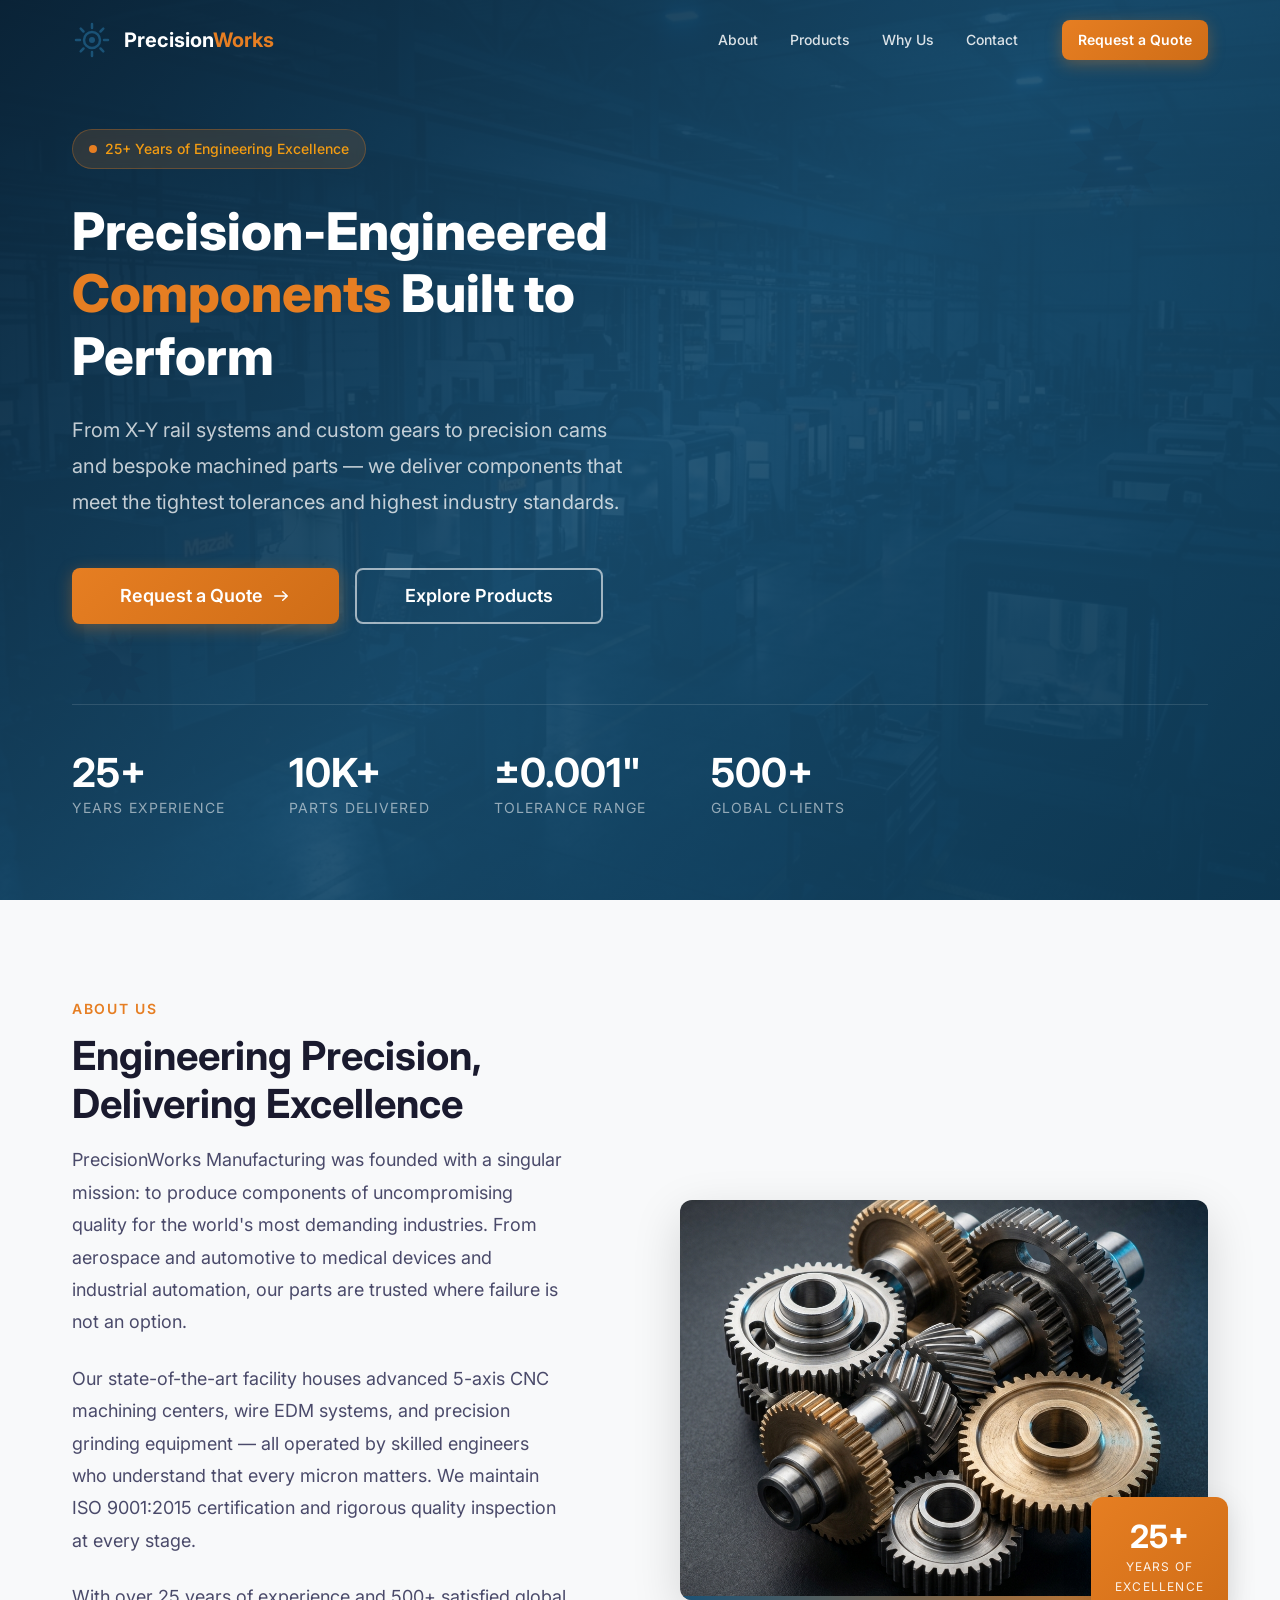
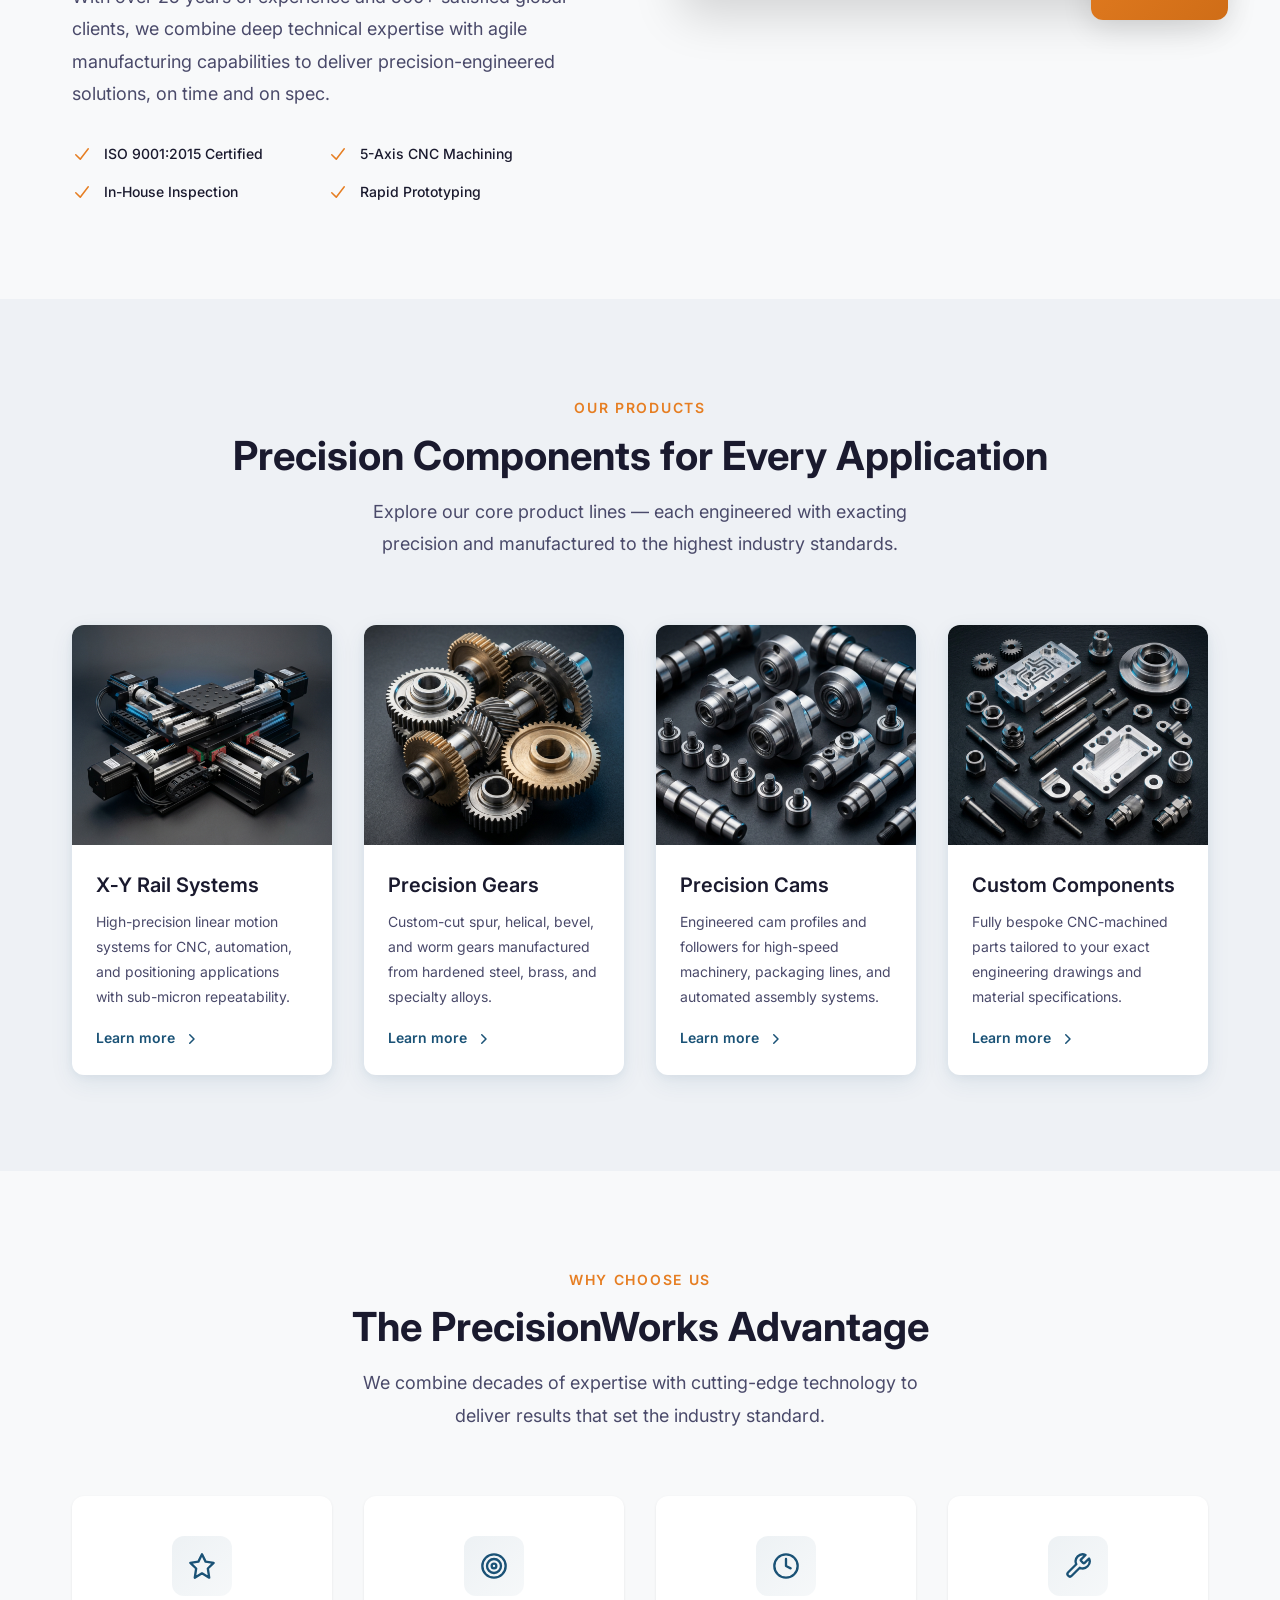
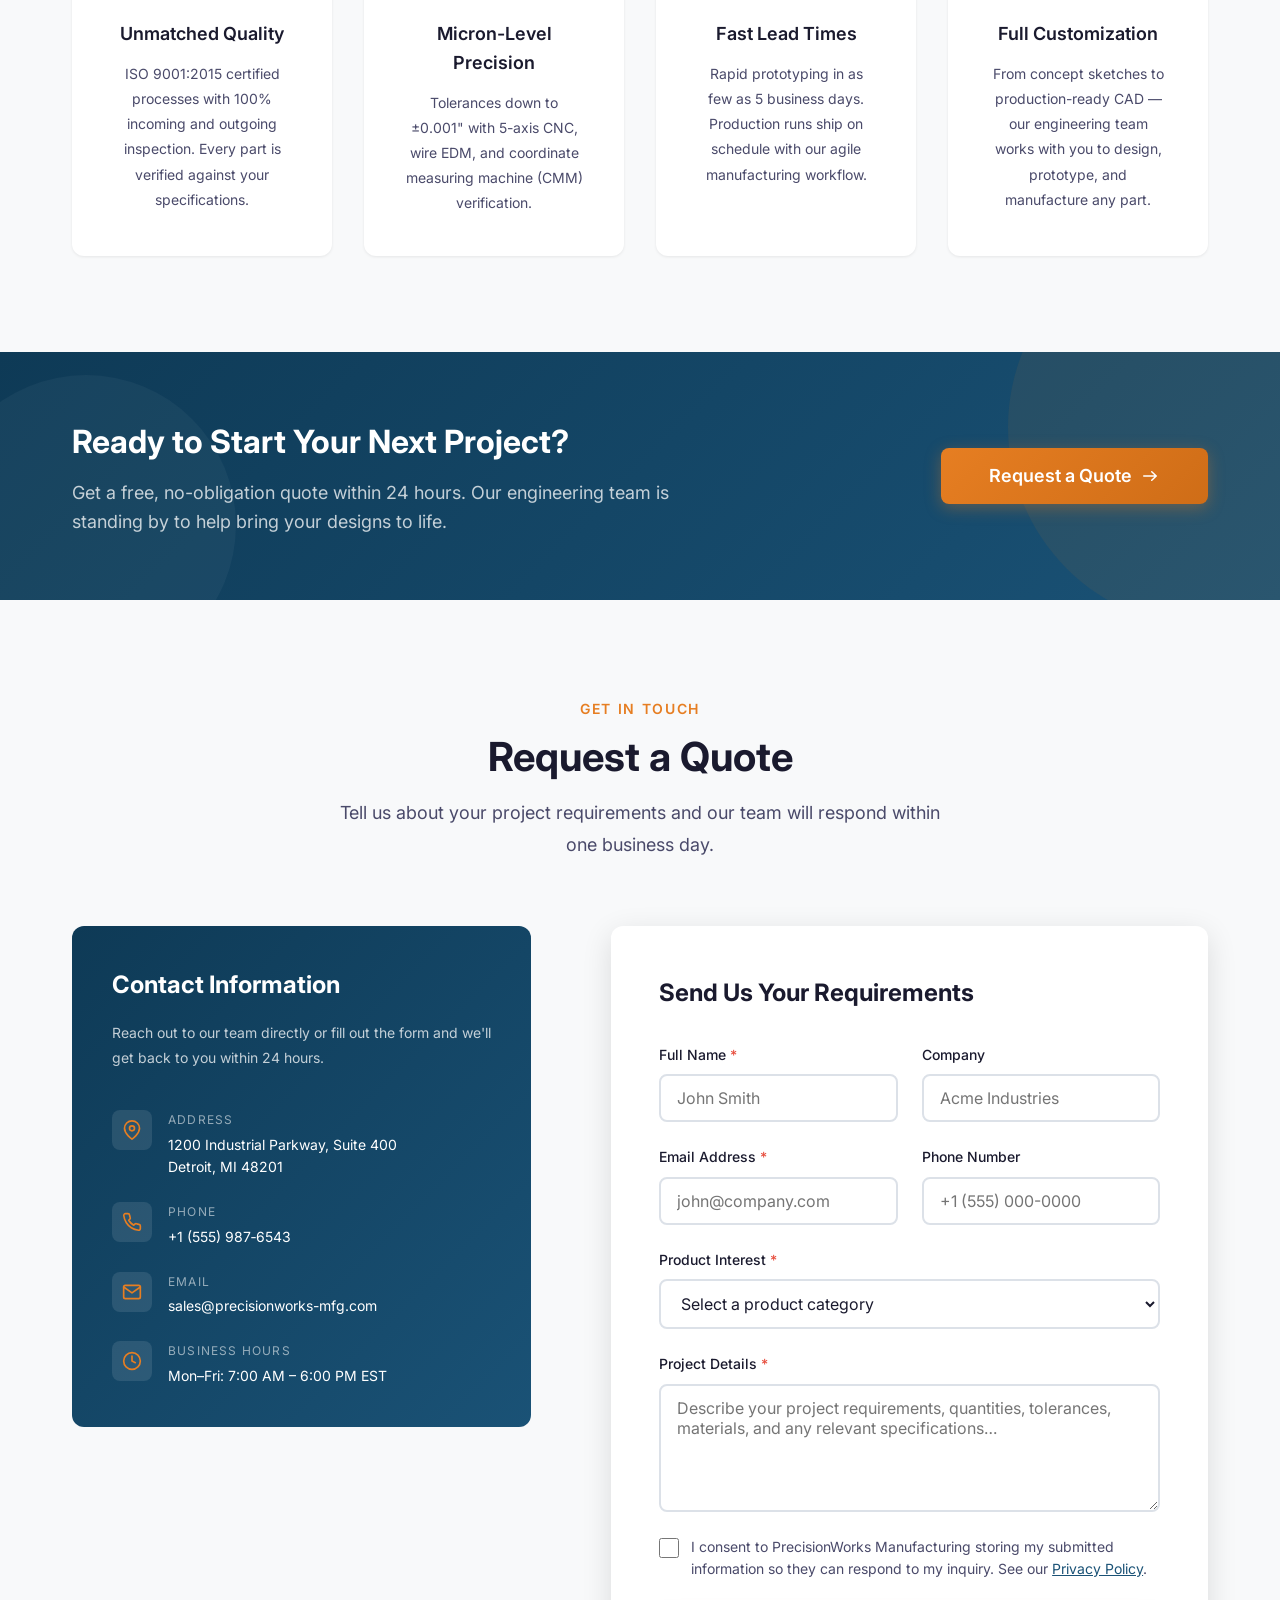
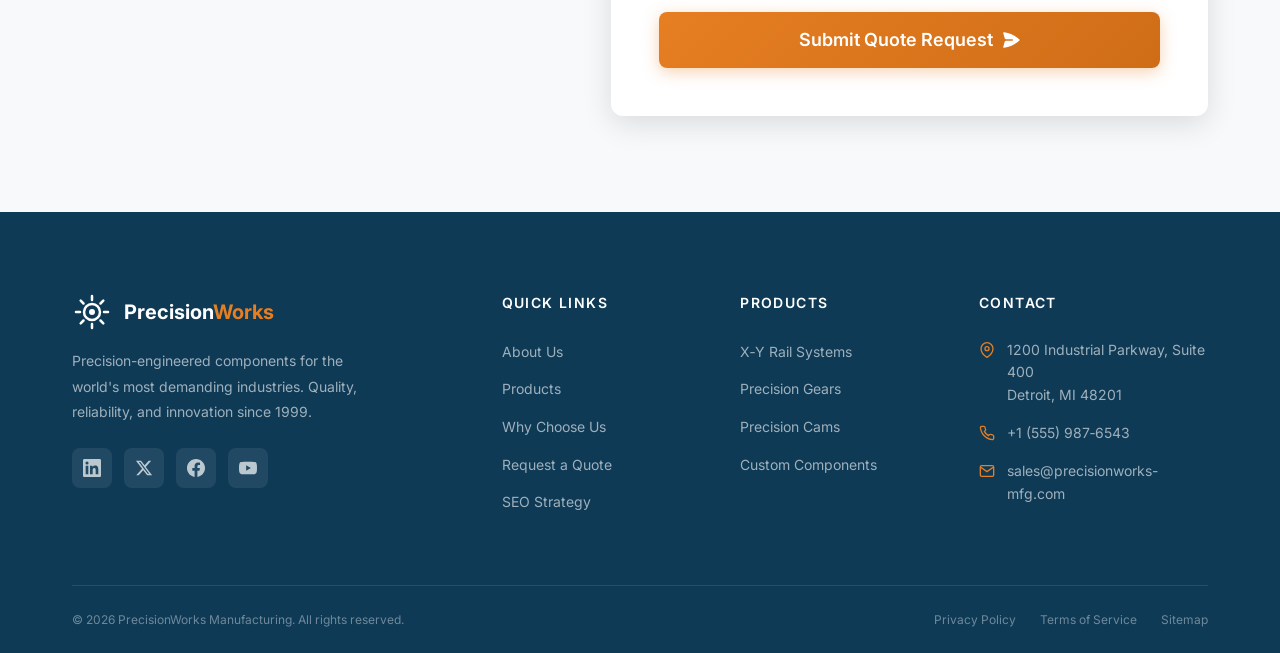
<file: index.html>
<!DOCTYPE html>
<html lang="en">
<head>
  <!-- ========== META ========== -->
  <meta charset="UTF-8">
  <meta name="viewport" content="width=device-width, initial-scale=1.0">
  <title>PrecisionWorks Manufacturing | Precision X-Y Rail Systems, Gears, Cams & Custom Components</title>
  <meta name="description" content="PrecisionWorks Manufacturing delivers high-precision X-Y rail systems, gears, cams, and custom machined components. 25+ years of engineering excellence. Request a quote today.">
  <meta name="keywords" content="precision manufacturing, X-Y rail systems, custom gears, cam components, CNC machining, custom precision components, industrial linear motion">
  <meta name="author" content="PrecisionWorks Manufacturing">
  <meta name="robots" content="index, follow">
  <link rel="canonical" href="https://precisionworks-mfg.com/">
  <link rel="icon" href="data:image/svg+xml,<svg xmlns='http://www.w3.org/2000/svg' viewBox='0 0 40 40'><circle cx='20' cy='20' r='8' stroke='%231a5276' stroke-width='2.5' fill='none'/><path d='M20 4V8M20 32V36M4 20H8M32 20H36M8.7 8.7L11.5 11.5M28.5 28.5L31.3 31.3M31.3 8.7L28.5 11.5M11.5 28.5L8.7 31.3' stroke='%231a5276' stroke-width='2.5' stroke-linecap='round'/><circle cx='20' cy='20' r='3' fill='%231a5276'/></svg>" type="image/svg+xml">

  <!-- ========== OPEN GRAPH ========== -->
  <meta property="og:type" content="website">
  <meta property="og:title" content="PrecisionWorks Manufacturing — Precision Engineered Components">
  <meta property="og:description" content="High-precision X-Y rail systems, gears, cams, and custom machined components. 25+ years of engineering excellence.">
  <meta property="og:image" content="https://precisionworks-mfg.com/assets/images/hero-bg.png">
  <meta property="og:url" content="https://precisionworks-mfg.com/">
  <meta property="og:site_name" content="PrecisionWorks Manufacturing">

  <!-- ========== FONTS ========== -->
  <link rel="preconnect" href="https://fonts.googleapis.com">
  <link rel="preconnect" href="https://fonts.gstatic.com" crossorigin>
  <link href="https://fonts.googleapis.com/css2?family=Inter:wght@400;500;600;700;800&display=swap" rel="stylesheet">

  <!-- ========== STYLES ========== -->
  <link rel="stylesheet" href="css/styles.css">

  <!-- ========== STRUCTURED DATA: Organization ========== -->
  <script type="application/ld+json">
  {
    "@context": "https://schema.org",
    "@type": "Organization",
    "name": "PrecisionWorks Manufacturing",
    "url": "https://precisionworks-mfg.com",
    "description": "Manufacturer of precision X-Y rail systems, gears, cams, and custom machined components.",
    "foundingDate": "1999",
    "contactPoint": {
      "@type": "ContactPoint",
      "telephone": "+1-555-987-6543",
      "contactType": "sales",
      "availableLanguage": "English"
    },
    "address": {
      "@type": "PostalAddress",
      "streetAddress": "1200 Industrial Parkway, Suite 400",
      "addressLocality": "Detroit",
      "addressRegion": "MI",
      "postalCode": "48201",
      "addressCountry": "US"
    }
  }
  </script>

  <!-- ========== STRUCTURED DATA: Products ========== -->
  <script type="application/ld+json">
  [
    {
      "@context": "https://schema.org",
      "@type": "Product",
      "name": "X-Y Rail Systems",
      "description": "High-precision linear motion X-Y rail systems for industrial automation and CNC applications.",
      "manufacturer": { "@type": "Organization", "name": "PrecisionWorks Manufacturing" },
      "category": "Industrial Linear Motion Systems"
    },
    {
      "@context": "https://schema.org",
      "@type": "Product",
      "name": "Precision Gears",
      "description": "Custom-cut spur, helical, and bevel gears manufactured to exact specifications.",
      "manufacturer": { "@type": "Organization", "name": "PrecisionWorks Manufacturing" },
      "category": "Power Transmission Components"
    },
    {
      "@context": "https://schema.org",
      "@type": "Product",
      "name": "Precision Cams",
      "description": "Engineered cam mechanisms and cam followers for high-speed machinery and automation.",
      "manufacturer": { "@type": "Organization", "name": "PrecisionWorks Manufacturing" },
      "category": "Motion Control Components"
    },
    {
      "@context": "https://schema.org",
      "@type": "Product",
      "name": "Custom Precision Components",
      "description": "Fully customized CNC-machined components tailored to your exact engineering specifications.",
      "manufacturer": { "@type": "Organization", "name": "PrecisionWorks Manufacturing" },
      "category": "Custom Machined Parts"
    }
  ]
  </script>

  <!-- ========== GA4 PLACEHOLDER ========== -->
  <!-- Replace G-XXXXXXXXXX with your actual GA4 Measurement ID -->
  <!--
  <script async src="https://www.googletagmanager.com/gtag/js?id=G-XXXXXXXXXX"></script>
  <script>
    window.dataLayer = window.dataLayer || [];
    function gtag(){dataLayer.push(arguments);}
    gtag('js', new Date());
    gtag('config', 'G-XXXXXXXXXX');
  </script>
  -->
</head>
<body>

  <!-- ====================================================================
       HEADER / NAVIGATION
       ==================================================================== -->
  <header class="header" id="header" role="banner">
    <div class="header__inner">
      <!-- Logo -->
      <a href="#hero" class="header__logo" aria-label="PrecisionWorks Manufacturing — Home">
        <!-- Inline SVG gear logo -->
        <svg class="header__logo-icon" viewBox="0 0 40 40" fill="none" xmlns="http://www.w3.org/2000/svg" aria-hidden="true">
          <circle cx="20" cy="20" r="8" stroke="currentColor" stroke-width="2.5" fill="none"/>
          <path d="M20 4V8M20 32V36M4 20H8M32 20H36M8.7 8.7L11.5 11.5M28.5 28.5L31.3 31.3M31.3 8.7L28.5 11.5M11.5 28.5L8.7 31.3" stroke="currentColor" stroke-width="2.5" stroke-linecap="round"/>
          <circle cx="20" cy="20" r="3" fill="currentColor"/>
        </svg>
        <span class="header__logo-text">Precision<span class="header__logo-accent">Works</span></span>
      </a>

      <!-- Navigation -->
      <nav class="header__nav" id="mainNav" aria-label="Main navigation">
        <ul class="header__nav-list">
          <li><a href="#about" class="header__nav-link">About</a></li>
          <li><a href="#products" class="header__nav-link">Products</a></li>
          <li><a href="#benefits" class="header__nav-link">Why Us</a></li>
          <li><a href="#contact" class="header__nav-link">Contact</a></li>
        </ul>
        <a href="#contact" class="btn btn--primary btn--sm header__cta">Request a Quote</a>
      </nav>

      <!-- Mobile menu toggle -->
      <button class="header__menu-toggle" id="menuToggle" aria-label="Toggle navigation menu" aria-expanded="false" aria-controls="mainNav">
        <span class="header__menu-bar"></span>
        <span class="header__menu-bar"></span>
        <span class="header__menu-bar"></span>
      </button>
    </div>

    <!-- Mobile nav overlay -->
    <div class="header__nav-overlay" id="navOverlay"></div>
  </header>


  <!-- ====================================================================
       HERO SECTION
       ==================================================================== -->
  <section class="hero" id="hero">
    <!-- Background image -->
    <div class="hero__bg">
      <img
        class="hero__bg-image"
        src="assets/images/hero-bg.png"
        alt="Modern precision manufacturing facility with CNC machines"
        loading="eager"
        width="1920"
        height="1080"
      >
    </div>

    <!-- Gradient overlay -->
    <div class="hero__overlay"></div>

    <!-- Decorative floating gear SVGs -->
    <svg class="hero__decoration hero__decoration--1" viewBox="0 0 200 200" fill="currentColor" aria-hidden="true">
      <path d="M100 20 L108 40 L128 28 L122 50 L142 52 L128 68 L148 78 L128 84 L138 104 L118 98 L112 118 L100 102 L88 118 L82 98 L62 104 L72 84 L52 78 L72 68 L58 52 L78 50 L72 28 L92 40 Z" fill="currentColor"/>
      <circle cx="100" cy="70" r="20" fill="none" stroke="currentColor" stroke-width="3"/>
    </svg>
    <svg class="hero__decoration hero__decoration--2" viewBox="0 0 200 200" fill="currentColor" aria-hidden="true">
      <path d="M100 20 L108 40 L128 28 L122 50 L142 52 L128 68 L148 78 L128 84 L138 104 L118 98 L112 118 L100 102 L88 118 L82 98 L62 104 L72 84 L52 78 L72 68 L58 52 L78 50 L72 28 L92 40 Z" fill="currentColor"/>
      <circle cx="100" cy="70" r="20" fill="none" stroke="currentColor" stroke-width="3"/>
    </svg>

    <!-- Hero content -->
    <div class="hero__content">
      <div class="hero__label">
        <span class="hero__label-dot"></span>
        25+ Years of Engineering Excellence
      </div>
      <h1 class="hero__title">
        Precision-Engineered <span class="hero__title-accent">Components</span> Built to Perform
      </h1>
      <p class="hero__subtitle">
        From X‑Y rail systems and custom gears to precision cams and bespoke machined parts — we deliver components that meet the tightest tolerances and highest industry standards.
      </p>
      <div class="hero__actions">
        <a href="#contact" class="btn btn--primary btn--lg" id="heroCta">
          Request a Quote
          <svg class="btn__icon" viewBox="0 0 20 20" fill="currentColor" aria-hidden="true">
            <path fill-rule="evenodd" d="M3 10a.75.75 0 01.75-.75h10.638L11.23 6.29a.75.75 0 111.04-1.08l4.5 4.25a.75.75 0 010 1.08l-4.5 4.25a.75.75 0 11-1.04-1.08l3.158-2.96H3.75A.75.75 0 013 10z"/>
          </svg>
        </a>
        <a href="#products" class="btn btn--secondary btn--lg">
          Explore Products
        </a>
      </div>

      <!-- Stats bar -->
      <div class="hero__stats">
        <div class="hero__stat">
          <div class="hero__stat-number">25+</div>
          <div class="hero__stat-label">Years Experience</div>
        </div>
        <div class="hero__stat">
          <div class="hero__stat-number">10K+</div>
          <div class="hero__stat-label">Parts Delivered</div>
        </div>
        <div class="hero__stat">
          <div class="hero__stat-number">±0.001"</div>
          <div class="hero__stat-label">Tolerance Range</div>
        </div>
        <div class="hero__stat">
          <div class="hero__stat-number">500+</div>
          <div class="hero__stat-label">Global Clients</div>
        </div>
      </div>
    </div>
  </section>


  <!-- ====================================================================
       ABOUT US SECTION
       ==================================================================== -->
  <section class="section" id="about">
    <div class="container">
      <div class="about__grid">
        <!-- Content -->
        <div class="about__content reveal">
          <span class="section__label">About Us</span>
          <h2 class="section__title" style="text-align:left;">Engineering Precision,<br>Delivering Excellence</h2>
          <p class="about__text">
            PrecisionWorks Manufacturing was founded with a singular mission: to produce components of uncompromising quality for the world's most demanding industries. From aerospace and automotive to medical devices and industrial automation, our parts are trusted where failure is not an option.
          </p>
          <p class="about__text">
            Our state-of-the-art facility houses advanced 5-axis CNC machining centers, wire EDM systems, and precision grinding equipment — all operated by skilled engineers who understand that every micron matters. We maintain ISO 9001:2015 certification and rigorous quality inspection at every stage.
          </p>
          <p class="about__text">
            With over 25 years of experience and 500+ satisfied global clients, we combine deep technical expertise with agile manufacturing capabilities to deliver precision-engineered solutions, on time and on spec.
          </p>

          <!-- Feature chips -->
          <div class="about__features">
            <div class="about__feature">
              <svg class="about__feature-icon" viewBox="0 0 20 20" fill="currentColor" aria-hidden="true">
                <path fill-rule="evenodd" d="M16.704 4.153a.75.75 0 01.143 1.052l-8 10.5a.75.75 0 01-1.127.075l-4.5-4.5a.75.75 0 011.06-1.06l3.894 3.893 7.48-9.817a.75.75 0 011.05-.143z"/>
              </svg>
              ISO 9001:2015 Certified
            </div>
            <div class="about__feature">
              <svg class="about__feature-icon" viewBox="0 0 20 20" fill="currentColor" aria-hidden="true">
                <path fill-rule="evenodd" d="M16.704 4.153a.75.75 0 01.143 1.052l-8 10.5a.75.75 0 01-1.127.075l-4.5-4.5a.75.75 0 011.06-1.06l3.894 3.893 7.48-9.817a.75.75 0 011.05-.143z"/>
              </svg>
              5-Axis CNC Machining
            </div>
            <div class="about__feature">
              <svg class="about__feature-icon" viewBox="0 0 20 20" fill="currentColor" aria-hidden="true">
                <path fill-rule="evenodd" d="M16.704 4.153a.75.75 0 01.143 1.052l-8 10.5a.75.75 0 01-1.127.075l-4.5-4.5a.75.75 0 011.06-1.06l3.894 3.893 7.48-9.817a.75.75 0 011.05-.143z"/>
              </svg>
              In-House Inspection
            </div>
            <div class="about__feature">
              <svg class="about__feature-icon" viewBox="0 0 20 20" fill="currentColor" aria-hidden="true">
                <path fill-rule="evenodd" d="M16.704 4.153a.75.75 0 01.143 1.052l-8 10.5a.75.75 0 01-1.127.075l-4.5-4.5a.75.75 0 011.06-1.06l3.894 3.893 7.48-9.817a.75.75 0 011.05-.143z"/>
              </svg>
              Rapid Prototyping
            </div>
          </div>
        </div>

        <!-- Visual -->
        <div class="about__visual reveal reveal--delay-2">
          <div class="about__image-wrapper">
            <img
              class="about__image"
              src="assets/images/precision-gears.png"
              alt="Precision-machined interlocking gears showcasing our manufacturing quality"
              loading="lazy"
              width="600"
              height="400"
            >
          </div>
          <div class="about__badge">
            <div class="about__badge-number">25+</div>
            <div class="about__badge-text">Years of<br>Excellence</div>
          </div>
        </div>
      </div>
    </div>
  </section>


  <!-- ====================================================================
       PRODUCT SHOWCASE SECTION
       ==================================================================== -->
  <section class="section section--alt" id="products">
    <div class="container">
      <div class="section__header reveal">
        <span class="section__label">Our Products</span>
        <h2 class="section__title">Precision Components for Every Application</h2>
        <p class="section__subtitle">
          Explore our core product lines — each engineered with exacting precision and manufactured to the highest industry standards.
        </p>
      </div>

      <div class="products__grid">
        <!-- Product 1: X-Y Rail Systems -->
        <article class="product-card reveal reveal--delay-1" id="product-xy-rails">
          <div class="product-card__image-wrapper">
            <img
              class="product-card__image"
              src="assets/images/xy-rail-system.png"
              alt="Precision X-Y linear rail motion system with anodized aluminum carriage"
              loading="lazy"
              width="400"
              height="300"
            >
            <div class="product-card__overlay"></div>
          </div>
          <div class="product-card__body">
            <h3 class="product-card__title">X‑Y Rail Systems</h3>
            <p class="product-card__desc">High-precision linear motion systems for CNC, automation, and positioning applications with sub-micron repeatability.</p>
            <a href="#contact" class="product-card__link">
              Learn more
              <svg class="product-card__link-arrow" width="16" height="16" viewBox="0 0 16 16" fill="currentColor" aria-hidden="true">
                <path d="M6.22 3.22a.75.75 0 011.06 0l4.25 4.25a.75.75 0 010 1.06l-4.25 4.25a.75.75 0 01-1.06-1.06L9.94 8 6.22 4.28a.75.75 0 010-1.06z"/>
              </svg>
            </a>
          </div>
        </article>

        <!-- Product 2: Gears -->
        <article class="product-card reveal reveal--delay-2" id="product-gears">
          <div class="product-card__image-wrapper">
            <img
              class="product-card__image"
              src="assets/images/precision-gears.png"
              alt="Custom-cut precision spur and helical gears in polished steel"
              loading="lazy"
              width="400"
              height="300"
            >
            <div class="product-card__overlay"></div>
          </div>
          <div class="product-card__body">
            <h3 class="product-card__title">Precision Gears</h3>
            <p class="product-card__desc">Custom-cut spur, helical, bevel, and worm gears manufactured from hardened steel, brass, and specialty alloys.</p>
            <a href="#contact" class="product-card__link">
              Learn more
              <svg class="product-card__link-arrow" width="16" height="16" viewBox="0 0 16 16" fill="currentColor" aria-hidden="true">
                <path d="M6.22 3.22a.75.75 0 011.06 0l4.25 4.25a.75.75 0 010 1.06l-4.25 4.25a.75.75 0 01-1.06-1.06L9.94 8 6.22 4.28a.75.75 0 010-1.06z"/>
              </svg>
            </a>
          </div>
        </article>

        <!-- Product 3: Cams -->
        <article class="product-card reveal reveal--delay-3" id="product-cams">
          <div class="product-card__image-wrapper">
            <img
              class="product-card__image"
              src="assets/images/precision-cams.png"
              alt="Precision-machined mechanical cam components and cam followers"
              loading="lazy"
              width="400"
              height="300"
            >
            <div class="product-card__overlay"></div>
          </div>
          <div class="product-card__body">
            <h3 class="product-card__title">Precision Cams</h3>
            <p class="product-card__desc">Engineered cam profiles and followers for high-speed machinery, packaging lines, and automated assembly systems.</p>
            <a href="#contact" class="product-card__link">
              Learn more
              <svg class="product-card__link-arrow" width="16" height="16" viewBox="0 0 16 16" fill="currentColor" aria-hidden="true">
                <path d="M6.22 3.22a.75.75 0 011.06 0l4.25 4.25a.75.75 0 010 1.06l-4.25 4.25a.75.75 0 01-1.06-1.06L9.94 8 6.22 4.28a.75.75 0 010-1.06z"/>
              </svg>
            </a>
          </div>
        </article>

        <!-- Product 4: Custom Components -->
        <article class="product-card reveal reveal--delay-4" id="product-custom">
          <div class="product-card__image-wrapper">
            <img
              class="product-card__image"
              src="assets/images/custom-components.png"
              alt="Various custom CNC-machined precision components in stainless steel and aluminum"
              loading="lazy"
              width="400"
              height="300"
            >
            <div class="product-card__overlay"></div>
          </div>
          <div class="product-card__body">
            <h3 class="product-card__title">Custom Components</h3>
            <p class="product-card__desc">Fully bespoke CNC-machined parts tailored to your exact engineering drawings and material specifications.</p>
            <a href="#contact" class="product-card__link">
              Learn more
              <svg class="product-card__link-arrow" width="16" height="16" viewBox="0 0 16 16" fill="currentColor" aria-hidden="true">
                <path d="M6.22 3.22a.75.75 0 011.06 0l4.25 4.25a.75.75 0 010 1.06l-4.25 4.25a.75.75 0 01-1.06-1.06L9.94 8 6.22 4.28a.75.75 0 010-1.06z"/>
              </svg>
            </a>
          </div>
        </article>
      </div>
    </div>
  </section>


  <!-- ====================================================================
       WHY CHOOSE US SECTION
       ==================================================================== -->
  <section class="section" id="benefits">
    <div class="container">
      <div class="section__header reveal">
        <span class="section__label">Why Choose Us</span>
        <h2 class="section__title">The PrecisionWorks Advantage</h2>
        <p class="section__subtitle">
          We combine decades of expertise with cutting-edge technology to deliver results that set the industry standard.
        </p>
      </div>

      <div class="benefits__grid">
        <!-- Benefit 1: Quality -->
        <div class="benefit-block reveal reveal--delay-1" id="benefit-quality">
          <div class="benefit-block__icon">
            <svg viewBox="0 0 24 24" fill="none" stroke="currentColor" stroke-width="2" stroke-linecap="round" stroke-linejoin="round" aria-hidden="true">
              <path d="M12 2l3.09 6.26L22 9.27l-5 4.87L18.18 22 12 18.27 5.82 22 7 14.14l-5-4.87 6.91-1.01L12 2z"/>
            </svg>
          </div>
          <h3 class="benefit-block__title">Unmatched Quality</h3>
          <p class="benefit-block__desc">ISO 9001:2015 certified processes with 100% incoming and outgoing inspection. Every part is verified against your specifications.</p>
        </div>

        <!-- Benefit 2: Precision -->
        <div class="benefit-block reveal reveal--delay-2" id="benefit-precision">
          <div class="benefit-block__icon">
            <svg viewBox="0 0 24 24" fill="none" stroke="currentColor" stroke-width="2" stroke-linecap="round" stroke-linejoin="round" aria-hidden="true">
              <circle cx="12" cy="12" r="10"/>
              <circle cx="12" cy="12" r="6"/>
              <circle cx="12" cy="12" r="2"/>
            </svg>
          </div>
          <h3 class="benefit-block__title">Micron-Level Precision</h3>
          <p class="benefit-block__desc">Tolerances down to ±0.001" with 5-axis CNC, wire EDM, and coordinate measuring machine (CMM) verification.</p>
        </div>

        <!-- Benefit 3: Lead Times -->
        <div class="benefit-block reveal reveal--delay-3" id="benefit-speed">
          <div class="benefit-block__icon">
            <svg viewBox="0 0 24 24" fill="none" stroke="currentColor" stroke-width="2" stroke-linecap="round" stroke-linejoin="round" aria-hidden="true">
              <circle cx="12" cy="12" r="10"/>
              <polyline points="12 6 12 12 16 14"/>
            </svg>
          </div>
          <h3 class="benefit-block__title">Fast Lead Times</h3>
          <p class="benefit-block__desc">Rapid prototyping in as few as 5 business days. Production runs ship on schedule with our agile manufacturing workflow.</p>
        </div>

        <!-- Benefit 4: Customization -->
        <div class="benefit-block reveal reveal--delay-4" id="benefit-custom">
          <div class="benefit-block__icon">
            <svg viewBox="0 0 24 24" fill="none" stroke="currentColor" stroke-width="2" stroke-linecap="round" stroke-linejoin="round" aria-hidden="true">
              <path d="M14.7 6.3a1 1 0 000 1.4l1.6 1.6a1 1 0 001.4 0l3.77-3.77a6 6 0 01-7.94 7.94l-6.91 6.91a2.12 2.12 0 01-3-3l6.91-6.91a6 6 0 017.94-7.94l-3.76 3.76z"/>
            </svg>
          </div>
          <h3 class="benefit-block__title">Full Customization</h3>
          <p class="benefit-block__desc">From concept sketches to production-ready CAD — our engineering team works with you to design, prototype, and manufacture any part.</p>
        </div>
      </div>
    </div>
  </section>


  <!-- ====================================================================
       CTA BANNER
       ==================================================================== -->
  <section class="cta-banner" id="cta-banner">
    <div class="container">
      <div class="cta-banner__inner reveal">
        <div class="cta-banner__content">
          <h2 class="cta-banner__title">Ready to Start Your Next Project?</h2>
          <p class="cta-banner__text">Get a free, no-obligation quote within 24 hours. Our engineering team is standing by to help bring your designs to life.</p>
        </div>
        <a href="#contact" class="btn btn--primary btn--lg">
          Request a Quote
          <svg class="btn__icon" viewBox="0 0 20 20" fill="currentColor" aria-hidden="true">
            <path fill-rule="evenodd" d="M3 10a.75.75 0 01.75-.75h10.638L11.23 6.29a.75.75 0 111.04-1.08l4.5 4.25a.75.75 0 010 1.08l-4.5 4.25a.75.75 0 11-1.04-1.08l3.158-2.96H3.75A.75.75 0 013 10z"/>
          </svg>
        </a>
      </div>
    </div>
  </section>


  <!-- ====================================================================
       CONTACT FORM SECTION
       ==================================================================== -->
  <section class="section" id="contact">
    <div class="container">
      <div class="section__header reveal">
        <span class="section__label">Get in Touch</span>
        <h2 class="section__title">Request a Quote</h2>
        <p class="section__subtitle">
          Tell us about your project requirements and our team will respond within one business day.
        </p>
      </div>

      <div class="contact__grid">
        <!-- Contact info sidebar -->
        <div class="contact__info reveal">
          <h3 class="contact__info-title">Contact Information</h3>
          <p class="contact__info-text">Reach out to our team directly or fill out the form and we'll get back to you within 24 hours.</p>

          <div class="contact__info-items">
            <div class="contact__info-item">
              <div class="contact__info-icon">
                <svg viewBox="0 0 24 24" fill="none" stroke="currentColor" stroke-width="2" stroke-linecap="round" stroke-linejoin="round" aria-hidden="true">
                  <path d="M21 10c0 7-9 13-9 13s-9-6-9-13a9 9 0 0118 0z"/>
                  <circle cx="12" cy="10" r="3"/>
                </svg>
              </div>
              <div>
                <div class="contact__info-label">Address</div>
                <div class="contact__info-value">1200 Industrial Parkway, Suite 400<br>Detroit, MI 48201</div>
              </div>
            </div>
            <div class="contact__info-item">
              <div class="contact__info-icon">
                <svg viewBox="0 0 24 24" fill="none" stroke="currentColor" stroke-width="2" stroke-linecap="round" stroke-linejoin="round" aria-hidden="true">
                  <path d="M22 16.92v3a2 2 0 01-2.18 2 19.79 19.79 0 01-8.63-3.07 19.5 19.5 0 01-6-6 19.79 19.79 0 01-3.07-8.67A2 2 0 014.11 2h3a2 2 0 012 1.72c.127.96.361 1.903.7 2.81a2 2 0 01-.45 2.11L8.09 9.91a16 16 0 006 6l1.27-1.27a2 2 0 012.11-.45c.907.339 1.85.573 2.81.7A2 2 0 0122 16.92z"/>
                </svg>
              </div>
              <div>
                <div class="contact__info-label">Phone</div>
                <div class="contact__info-value">+1 (555) 987‑6543</div>
              </div>
            </div>
            <div class="contact__info-item">
              <div class="contact__info-icon">
                <svg viewBox="0 0 24 24" fill="none" stroke="currentColor" stroke-width="2" stroke-linecap="round" stroke-linejoin="round" aria-hidden="true">
                  <path d="M4 4h16c1.1 0 2 .9 2 2v12c0 1.1-.9 2-2 2H4c-1.1 0-2-.9-2-2V6c0-1.1.9-2 2-2z"/>
                  <polyline points="22,6 12,13 2,6"/>
                </svg>
              </div>
              <div>
                <div class="contact__info-label">Email</div>
                <div class="contact__info-value">sales@precisionworks-mfg.com</div>
              </div>
            </div>
            <div class="contact__info-item">
              <div class="contact__info-icon">
                <svg viewBox="0 0 24 24" fill="none" stroke="currentColor" stroke-width="2" stroke-linecap="round" stroke-linejoin="round" aria-hidden="true">
                  <circle cx="12" cy="12" r="10"/>
                  <polyline points="12 6 12 12 16 14"/>
                </svg>
              </div>
              <div>
                <div class="contact__info-label">Business Hours</div>
                <div class="contact__info-value">Mon–Fri: 7:00 AM – 6:00 PM EST</div>
              </div>
            </div>
          </div>
        </div>

        <!-- Quote form -->
        <div class="contact__form-wrapper reveal reveal--delay-2">
          <h3 class="contact__form-title">Send Us Your Requirements</h3>

          <form id="quoteForm" class="contact__form" novalidate>
            <!-- Row 1: Name + Company -->
            <div class="form__row">
              <div class="form__group">
                <label for="formName" class="form__label form__label--required">Full Name</label>
                <input type="text" id="formName" name="name" class="form__input" placeholder="John Smith" autocomplete="name" required>
                <span class="form__error" id="formNameError">Please enter your full name.</span>
              </div>
              <div class="form__group">
                <label for="formCompany" class="form__label">Company</label>
                <input type="text" id="formCompany" name="company" class="form__input" placeholder="Acme Industries" autocomplete="organization">
              </div>
            </div>

            <!-- Row 2: Email + Phone -->
            <div class="form__row">
              <div class="form__group">
                <label for="formEmail" class="form__label form__label--required">Email Address</label>
                <input type="email" id="formEmail" name="email" class="form__input" placeholder="john@company.com" autocomplete="email" required>
                <span class="form__error" id="formEmailError">Please enter a valid email address.</span>
              </div>
              <div class="form__group">
                <label for="formPhone" class="form__label">Phone Number</label>
                <input type="tel" id="formPhone" name="phone" class="form__input" placeholder="+1 (555) 000-0000" autocomplete="tel">
                <span class="form__error" id="formPhoneError">Please enter a valid phone number.</span>
              </div>
            </div>

            <!-- Row 3: Product Interest -->
            <div class="form__row">
              <div class="form__group form__group--full">
                <label for="formProduct" class="form__label form__label--required">Product Interest</label>
                <select id="formProduct" name="product" class="form__select" required>
                  <option value="" disabled selected>Select a product category</option>
                  <option value="xy-rail-systems">X‑Y Rail Systems</option>
                  <option value="gears">Precision Gears</option>
                  <option value="cams">Precision Cams</option>
                  <option value="custom-components">Custom Precision Components</option>
                  <option value="multiple">Multiple Products</option>
                  <option value="other">Other / Not Sure</option>
                </select>
                <span class="form__error" id="formProductError">Please select a product category.</span>
              </div>
            </div>

            <!-- Row 4: Message -->
            <div class="form__row">
              <div class="form__group form__group--full">
                <label for="formMessage" class="form__label form__label--required">Project Details</label>
                <textarea id="formMessage" name="message" class="form__textarea" placeholder="Describe your project requirements, quantities, tolerances, materials, and any relevant specifications…" rows="5" required></textarea>
                <span class="form__error" id="formMessageError">Please describe your project requirements.</span>
              </div>
            </div>

            <!-- GDPR Consent -->
            <div class="form__checkbox-group">
              <input type="checkbox" id="formConsent" name="consent" class="form__checkbox" required>
              <label for="formConsent" class="form__checkbox-label">
                I consent to PrecisionWorks Manufacturing storing my submitted information so they can respond to my inquiry. See our <a href="#" aria-label="Read our Privacy Policy">Privacy Policy</a>.
              </label>
            </div>
            <span class="form__error" id="formConsentError" style="margin-top:-1rem;margin-bottom:1rem;">You must consent to data processing to submit this form.</span>

            <!-- Submit -->
            <button type="submit" class="btn btn--primary btn--lg form__submit" id="formSubmitBtn">
              Submit Quote Request
              <svg class="btn__icon" viewBox="0 0 20 20" fill="currentColor" aria-hidden="true">
                <path d="M3.105 2.289a.75.75 0 00-.826.95l1.414 4.925A1.5 1.5 0 005.135 9.25h6.115a.75.75 0 010 1.5H5.135a1.5 1.5 0 00-1.442 1.086l-1.414 4.926a.75.75 0 00.826.95 28.896 28.896 0 0015.293-7.154.75.75 0 000-1.115A28.897 28.897 0 003.105 2.289z"/>
              </svg>
            </button>
          </form>

          <!-- Success message (shown after submission) -->
          <div class="form__success" id="formSuccess">
            <div class="form__success-icon">
              <svg viewBox="0 0 24 24" fill="none" stroke="currentColor" stroke-width="2.5" stroke-linecap="round" stroke-linejoin="round" width="32" height="32">
                <polyline points="20 6 9 17 4 12"/>
              </svg>
            </div>
            <h3 class="form__success-title">Quote Request Submitted!</h3>
            <p class="form__success-text">Thank you for your inquiry. Our engineering team will review your requirements and respond within one business day.</p>
          </div>
        </div>
      </div>
    </div>
  </section>


  <!-- ====================================================================
       FOOTER
       ==================================================================== -->
  <footer class="footer" id="footer" role="contentinfo">
    <div class="container">
      <div class="footer__grid">
        <!-- Brand column -->
        <div class="footer__brand">
          <a href="#hero" class="header__logo" aria-label="PrecisionWorks Manufacturing — Home">
            <svg class="header__logo-icon" viewBox="0 0 40 40" fill="none" xmlns="http://www.w3.org/2000/svg" aria-hidden="true" style="color:#fff;">
              <circle cx="20" cy="20" r="8" stroke="currentColor" stroke-width="2.5" fill="none"/>
              <path d="M20 4V8M20 32V36M4 20H8M32 20H36M8.7 8.7L11.5 11.5M28.5 28.5L31.3 31.3M31.3 8.7L28.5 11.5M11.5 28.5L8.7 31.3" stroke="currentColor" stroke-width="2.5" stroke-linecap="round"/>
              <circle cx="20" cy="20" r="3" fill="currentColor"/>
            </svg>
            <span class="header__logo-text" style="color:#fff;">Precision<span class="header__logo-accent">Works</span></span>
          </a>
          <p class="footer__brand-desc">
            Precision-engineered components for the world's most demanding industries. Quality, reliability, and innovation since 1999.
          </p>
          <div class="footer__social">
            <a href="#" class="footer__social-link" aria-label="Follow us on LinkedIn">
              <svg viewBox="0 0 24 24" fill="currentColor" aria-hidden="true"><path d="M20.447 20.452h-3.554v-5.569c0-1.328-.027-3.037-1.852-3.037-1.853 0-2.136 1.445-2.136 2.939v5.667H9.351V9h3.414v1.561h.046c.477-.9 1.637-1.85 3.37-1.85 3.601 0 4.267 2.37 4.267 5.455v6.286zM5.337 7.433a2.062 2.062 0 01-2.063-2.065 2.064 2.064 0 112.063 2.065zm1.782 13.019H3.555V9h3.564v11.452zM22.225 0H1.771C.792 0 0 .774 0 1.729v20.542C0 23.227.792 24 1.771 24h20.451C23.2 24 24 23.227 24 22.271V1.729C24 .774 23.2 0 22.222 0h.003z"/></svg>
            </a>
            <a href="#" class="footer__social-link" aria-label="Follow us on Twitter">
              <svg viewBox="0 0 24 24" fill="currentColor" aria-hidden="true"><path d="M18.244 2.25h3.308l-7.227 8.26 8.502 11.24H16.17l-5.214-6.817L4.99 21.75H1.68l7.73-8.835L1.254 2.25H8.08l4.713 6.231zm-1.161 17.52h1.833L7.084 4.126H5.117z"/></svg>
            </a>
            <a href="#" class="footer__social-link" aria-label="Follow us on Facebook">
              <svg viewBox="0 0 24 24" fill="currentColor" aria-hidden="true"><path d="M24 12.073c0-6.627-5.373-12-12-12s-12 5.373-12 12c0 5.99 4.388 10.954 10.125 11.854v-8.385H7.078v-3.47h3.047V9.43c0-3.007 1.792-4.669 4.533-4.669 1.312 0 2.686.235 2.686.235v2.953H15.83c-1.491 0-1.956.925-1.956 1.874v2.25h3.328l-.532 3.47h-2.796v8.385C19.612 23.027 24 18.062 24 12.073z"/></svg>
            </a>
            <a href="#" class="footer__social-link" aria-label="Follow us on YouTube">
              <svg viewBox="0 0 24 24" fill="currentColor" aria-hidden="true"><path d="M23.498 6.186a3.016 3.016 0 00-2.122-2.136C19.505 3.545 12 3.545 12 3.545s-7.505 0-9.377.505A3.017 3.017 0 00.502 6.186C0 8.07 0 12 0 12s0 3.93.502 5.814a3.016 3.016 0 002.122 2.136c1.871.505 9.376.505 9.376.505s7.505 0 9.377-.505a3.015 3.015 0 002.122-2.136C24 15.93 24 12 24 12s0-3.93-.502-5.814zM9.545 15.568V8.432L15.818 12l-6.273 3.568z"/></svg>
            </a>
          </div>
        </div>

        <!-- Quick Links -->
        <div>
          <h4 class="footer__heading">Quick Links</h4>
          <ul class="footer__links">
            <li><a href="#about" class="footer__link">About Us</a></li>
            <li><a href="#products" class="footer__link">Products</a></li>
            <li><a href="#benefits" class="footer__link">Why Choose Us</a></li>
            <li><a href="#contact" class="footer__link">Request a Quote</a></li>
            <li><a href="seo-strategy.html" class="footer__link">SEO Strategy</a></li>
          </ul>
        </div>

        <!-- Products -->
        <div>
          <h4 class="footer__heading">Products</h4>
          <ul class="footer__links">
            <li><a href="#product-xy-rails" class="footer__link">X‑Y Rail Systems</a></li>
            <li><a href="#product-gears" class="footer__link">Precision Gears</a></li>
            <li><a href="#product-cams" class="footer__link">Precision Cams</a></li>
            <li><a href="#product-custom" class="footer__link">Custom Components</a></li>
          </ul>
        </div>

        <!-- Contact Info -->
        <div>
          <h4 class="footer__heading">Contact</h4>
          <div class="footer__contact-item">
            <svg class="footer__contact-icon" viewBox="0 0 24 24" fill="none" stroke="currentColor" stroke-width="2" aria-hidden="true">
              <path d="M21 10c0 7-9 13-9 13s-9-6-9-13a9 9 0 0118 0z"/><circle cx="12" cy="10" r="3"/>
            </svg>
            <span class="footer__contact-text">1200 Industrial Parkway, Suite 400<br>Detroit, MI 48201</span>
          </div>
          <div class="footer__contact-item">
            <svg class="footer__contact-icon" viewBox="0 0 24 24" fill="none" stroke="currentColor" stroke-width="2" aria-hidden="true">
              <path d="M22 16.92v3a2 2 0 01-2.18 2 19.79 19.79 0 01-8.63-3.07 19.5 19.5 0 01-6-6A19.79 19.79 0 012.12 4.18 2 2 0 014.11 2h3a2 2 0 012 1.72c.127.96.361 1.903.7 2.81a2 2 0 01-.45 2.11L8.09 9.91a16 16 0 006 6l1.27-1.27a2 2 0 012.11-.45c.907.339 1.85.573 2.81.7A2 2 0 0122 16.92z"/>
            </svg>
            <span class="footer__contact-text">+1 (555) 987‑6543</span>
          </div>
          <div class="footer__contact-item">
            <svg class="footer__contact-icon" viewBox="0 0 24 24" fill="none" stroke="currentColor" stroke-width="2" aria-hidden="true">
              <path d="M4 4h16c1.1 0 2 .9 2 2v12c0 1.1-.9 2-2 2H4c-1.1 0-2-.9-2-2V6c0-1.1.9-2 2-2z"/><polyline points="22,6 12,13 2,6"/>
            </svg>
            <span class="footer__contact-text">sales@precisionworks-mfg.com</span>
          </div>
        </div>
      </div>

      <!-- Bottom bar -->
      <div class="footer__bottom">
        <span>&copy; 2026 PrecisionWorks Manufacturing. All rights reserved.</span>
        <div class="footer__bottom-links">
          <a href="#" class="footer__bottom-link">Privacy Policy</a>
          <a href="#" class="footer__bottom-link">Terms of Service</a>
          <a href="sitemap.xml" class="footer__bottom-link">Sitemap</a>
        </div>
      </div>
    </div>
  </footer>


  <!-- ====================================================================
       BACK TO TOP BUTTON
       ==================================================================== -->
  <button class="back-to-top" id="backToTop" aria-label="Scroll to top">
    <svg viewBox="0 0 24 24" fill="none" stroke="currentColor" stroke-width="2.5" stroke-linecap="round" stroke-linejoin="round" aria-hidden="true">
      <polyline points="18 15 12 9 6 15"/>
    </svg>
  </button>


  <!-- ========== JAVASCRIPT ========== -->
  <script src="js/main.js"></script>
</body>
</html>
</file>
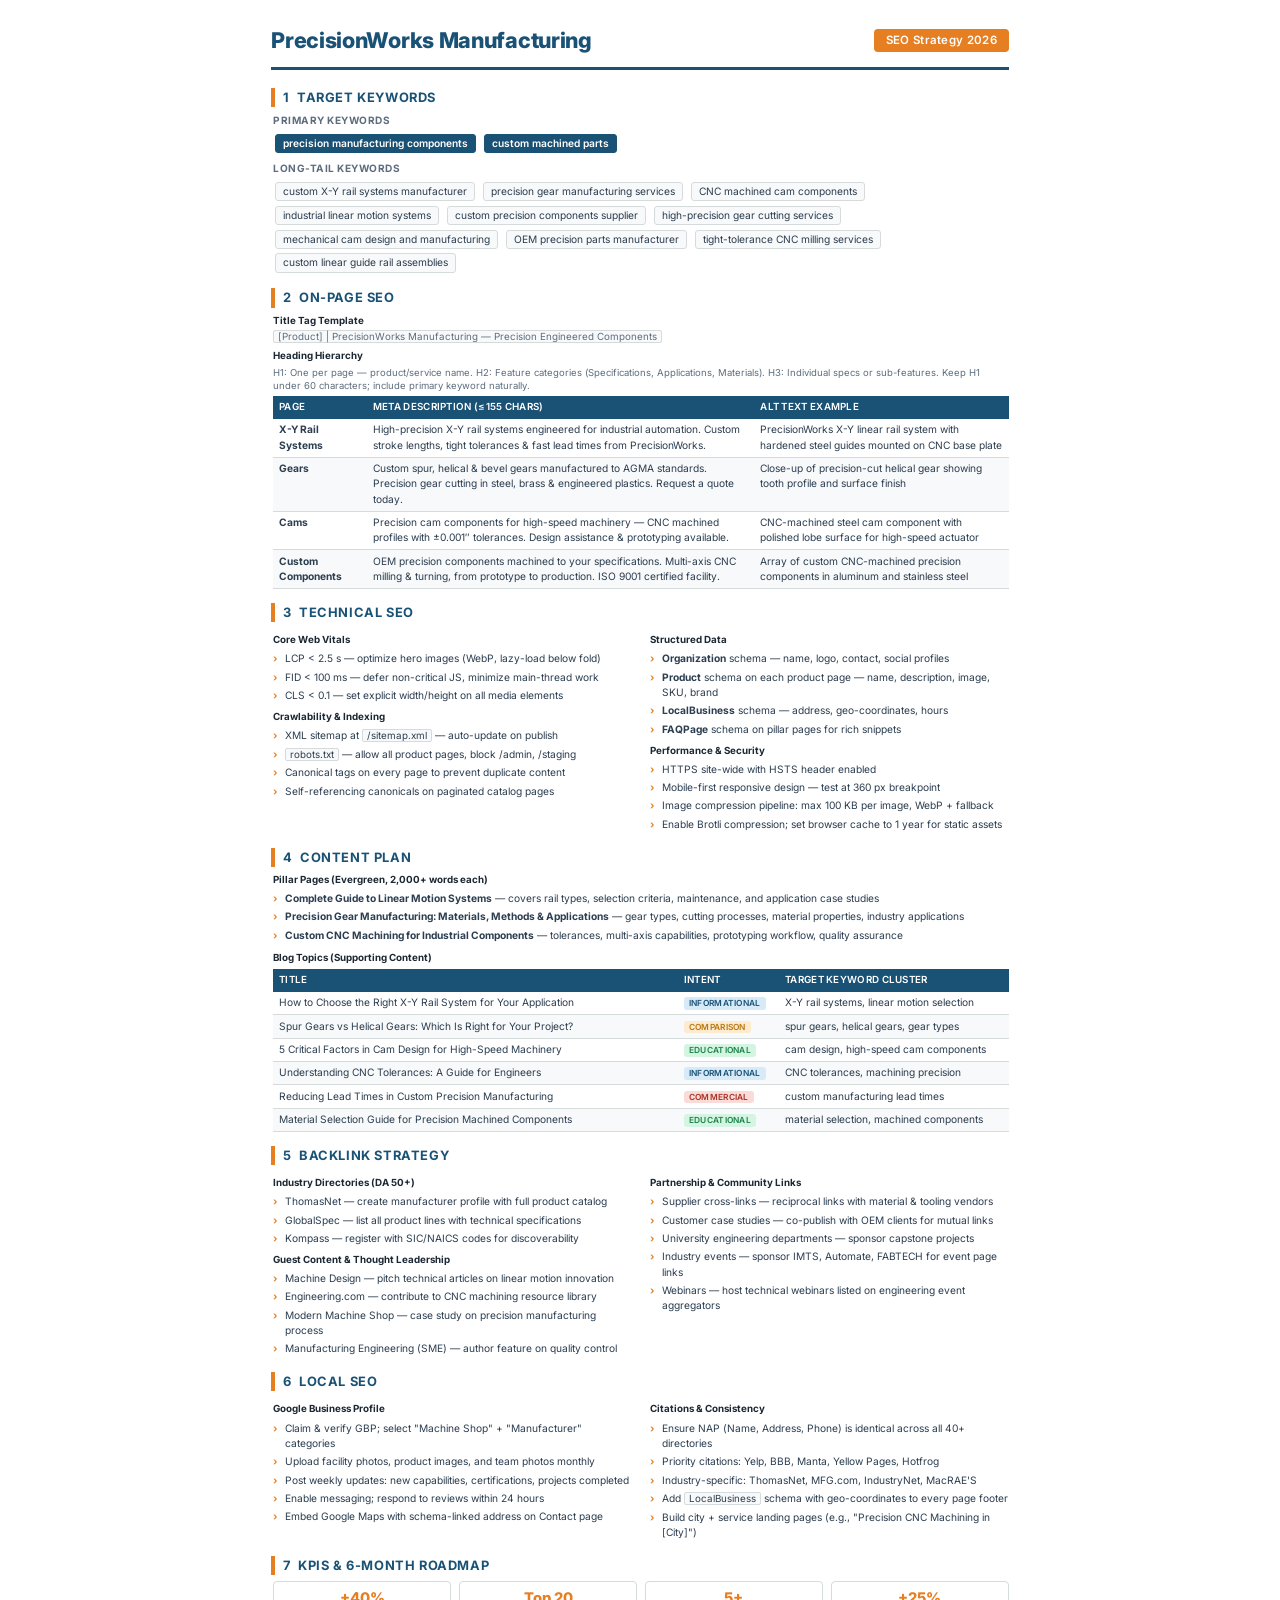
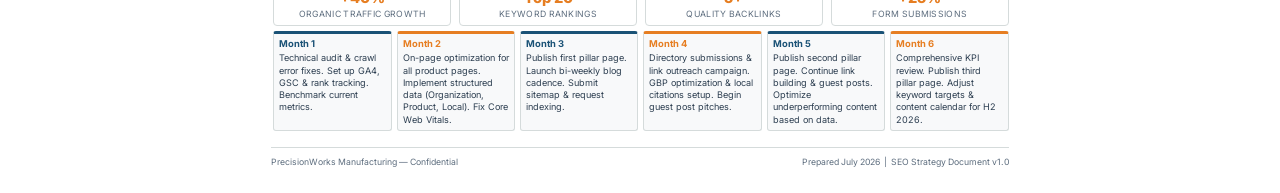
<file: seo-strategy.html>
<!DOCTYPE html>
<html lang="en">
<head>
<meta charset="UTF-8">
<meta name="viewport" content="width=device-width, initial-scale=1.0">
<title>SEO Strategy 2026 — PrecisionWorks Manufacturing</title>
<link rel="preconnect" href="https://fonts.googleapis.com">
<link rel="preconnect" href="https://fonts.gstatic.com" crossorigin>
<link href="https://fonts.googleapis.com/css2?family=Inter:wght@400;500;600;700;800&display=swap" rel="stylesheet">
<style>
  *, *::before, *::after { box-sizing: border-box; margin: 0; padding: 0; }

  :root {
    --primary: #1a5276;
    --primary-light: #2471a3;
    --accent: #e67e22;
    --accent-light: #f5cba7;
    --dark: #1c2833;
    --text: #2c3e50;
    --text-light: #5d6d7e;
    --bg: #ffffff;
    --bg-alt: #f8f9fa;
    --border: #d5dbdb;
  }

  html { font-size: 14px; }

  body {
    font-family: 'Inter', -apple-system, BlinkMacSystemFont, 'Segoe UI', sans-serif;
    color: var(--text);
    background: var(--bg);
    line-height: 1.5;
    -webkit-font-smoothing: antialiased;
  }

  .document {
    max-width: 210mm;
    margin: 0 auto;
    padding: 24px 28px;
  }

  /* ── Header ─────────────────────────────────── */
  .doc-header {
    display: flex;
    justify-content: space-between;
    align-items: center;
    border-bottom: 3px solid var(--primary);
    padding-bottom: 10px;
    margin-bottom: 18px;
  }
  .doc-header h1 {
    font-size: 1.55rem;
    font-weight: 800;
    color: var(--primary);
    letter-spacing: -0.3px;
  }
  .doc-header .subtitle {
    font-size: 0.82rem;
    font-weight: 600;
    color: var(--bg);
    background: var(--accent);
    padding: 3px 12px;
    border-radius: 4px;
    letter-spacing: 0.3px;
  }

  /* ── Section ────────────────────────────────── */
  .section { margin-bottom: 14px; }
  .section-title {
    font-size: 0.92rem;
    font-weight: 700;
    color: var(--primary);
    text-transform: uppercase;
    letter-spacing: 0.6px;
    border-left: 4px solid var(--accent);
    padding-left: 8px;
    margin-bottom: 6px;
  }
  .section-body { padding-left: 2px; }

  /* ── Two-column layout ──────────────────────── */
  .cols { display: flex; gap: 18px; }
  .cols > * { flex: 1; min-width: 0; }

  /* ── Keyword chips ──────────────────────────── */
  .kw-group-label {
    font-size: 0.72rem;
    font-weight: 700;
    text-transform: uppercase;
    letter-spacing: 0.5px;
    color: var(--text-light);
    margin-bottom: 3px;
  }
  .kw-list { list-style: none; margin-bottom: 6px; }
  .kw-list li {
    display: inline-block;
    font-size: 0.73rem;
    background: var(--bg-alt);
    border: 1px solid var(--border);
    border-radius: 3px;
    padding: 1px 7px;
    margin: 1.5px 2px;
    color: var(--text);
  }
  .kw-list.primary li {
    background: var(--primary);
    color: #fff;
    border-color: var(--primary);
    font-weight: 600;
  }

  /* ── Tables ─────────────────────────────────── */
  table {
    width: 100%;
    border-collapse: collapse;
    font-size: 0.73rem;
    margin-top: 4px;
  }
  th {
    background: var(--primary);
    color: #fff;
    font-weight: 600;
    text-align: left;
    padding: 4px 6px;
    font-size: 0.7rem;
    text-transform: uppercase;
    letter-spacing: 0.3px;
  }
  td {
    padding: 3.5px 6px;
    border-bottom: 1px solid var(--border);
    vertical-align: top;
  }
  tr:nth-child(even) td { background: var(--bg-alt); }

  /* ── Compact list ───────────────────────────── */
  .compact-list {
    list-style: none;
    font-size: 0.73rem;
  }
  .compact-list li {
    padding: 1.5px 0;
    padding-left: 12px;
    position: relative;
  }
  .compact-list li::before {
    content: '›';
    position: absolute;
    left: 0;
    color: var(--accent);
    font-weight: 700;
  }

  /* ── Roadmap timeline ───────────────────────── */
  .roadmap {
    display: grid;
    grid-template-columns: repeat(6, 1fr);
    gap: 5px;
    margin-top: 5px;
  }
  .rm-item {
    background: var(--bg-alt);
    border: 1px solid var(--border);
    border-top: 3px solid var(--primary);
    border-radius: 3px;
    padding: 4px 5px;
    font-size: 0.65rem;
    line-height: 1.35;
  }
  .rm-item .rm-month {
    font-weight: 700;
    font-size: 0.67rem;
    color: var(--primary);
    margin-bottom: 2px;
  }
  .rm-item:nth-child(even) { border-top-color: var(--accent); }
  .rm-item:nth-child(even) .rm-month { color: var(--accent); }

  /* ── KPI boxes ──────────────────────────────── */
  .kpi-row {
    display: flex;
    gap: 8px;
    margin-top: 6px;
  }
  .kpi-box {
    flex: 1;
    text-align: center;
    border: 1px solid var(--border);
    border-radius: 4px;
    padding: 5px 4px;
  }
  .kpi-box .kpi-val {
    font-size: 1.05rem;
    font-weight: 800;
    color: var(--accent);
  }
  .kpi-box .kpi-label {
    font-size: 0.62rem;
    color: var(--text-light);
    text-transform: uppercase;
    letter-spacing: 0.3px;
    line-height: 1.2;
  }

  /* ── Tag / badge ────────────────────────────── */
  .tag {
    display: inline-block;
    font-size: 0.6rem;
    font-weight: 600;
    padding: 0px 5px;
    border-radius: 3px;
    text-transform: uppercase;
    letter-spacing: 0.3px;
  }
  .tag-info { background: #d6eaf8; color: #1a5276; }
  .tag-compare { background: #fdebd0; color: #b9770e; }
  .tag-edu { background: #d5f5e3; color: #1e8449; }
  .tag-comm { background: #fadbd8; color: #a93226; }

  /* ── Subsection label ───────────────────────── */
  .sub-label {
    font-size: 0.7rem;
    font-weight: 700;
    color: var(--dark);
    margin: 5px 0 2px;
  }

  /* ── Inline code / highlight ────────────────── */
  code {
    font-family: 'Inter', monospace;
    font-size: 0.7rem;
    background: var(--bg-alt);
    padding: 0px 4px;
    border-radius: 2px;
    border: 1px solid var(--border);
  }

  .small-text {
    font-size: 0.68rem;
    color: var(--text-light);
    line-height: 1.4;
  }

  /* ── Page break helper ──────────────────────── */
  .page-break { page-break-before: always; }

  /* ── Footer ─────────────────────────────────── */
  .doc-footer {
    margin-top: 16px;
    padding-top: 8px;
    border-top: 1px solid var(--border);
    display: flex;
    justify-content: space-between;
    font-size: 0.62rem;
    color: var(--text-light);
  }

  /* ════════════════════════════════════════════════
     PRINT STYLES
     ════════════════════════════════════════════════ */
  @media print {
    @page {
      size: A4;
      margin: 12mm 14mm 14mm 14mm;
    }
    @page:first { margin-top: 10mm; }

    html { font-size: 13px; }
    body { background: none; }
    .document { max-width: none; padding: 0; }

    .doc-header { border-bottom-width: 2px; }
    .doc-header .subtitle {
      background: none !important;
      color: var(--accent) !important;
      border: 1.5px solid var(--accent);
      -webkit-print-color-adjust: exact;
      print-color-adjust: exact;
    }

    th {
      background: var(--primary) !important;
      color: #fff !important;
      -webkit-print-color-adjust: exact;
      print-color-adjust: exact;
    }
    tr:nth-child(even) td { background: none !important; }

    .kw-list.primary li {
      background: none !important;
      color: var(--primary) !important;
      border: 1.5px solid var(--primary);
      font-weight: 700;
      -webkit-print-color-adjust: exact;
      print-color-adjust: exact;
    }
    .kw-list li {
      background: none !important;
    }

    .rm-item {
      background: none !important;
      -webkit-print-color-adjust: exact;
      print-color-adjust: exact;
    }
    .rm-item { border-top-width: 2px; }

    .kpi-box .kpi-val {
      -webkit-print-color-adjust: exact;
      print-color-adjust: exact;
    }

    .tag {
      -webkit-print-color-adjust: exact;
      print-color-adjust: exact;
    }

    .doc-footer { display: none; }

    /* Print page counter */
    body { counter-reset: page-num; }
    .page-marker {
      display: block;
      text-align: right;
      font-size: 0.6rem;
      color: #aaa;
    }

    .page-break { page-break-before: always; }
    .section { break-inside: avoid; }
  }

  @media screen {
    .page-marker { display: none; }
  }
</style>
</head>
<body>
<div class="document">

  <!-- ═══ HEADER ═══ -->
  <header class="doc-header">
    <h1>PrecisionWorks Manufacturing</h1>
    <span class="subtitle">SEO Strategy 2026</span>
  </header>

  <!-- ═══ 1. TARGET KEYWORDS ═══ -->
  <section class="section">
    <div class="section-title">1 &nbsp;Target Keywords</div>
    <div class="section-body">
      <div class="kw-group-label">Primary Keywords</div>
      <ul class="kw-list primary">
        <li>precision manufacturing components</li>
        <li>custom machined parts</li>
      </ul>
      <div class="kw-group-label">Long-Tail Keywords</div>
      <ul class="kw-list">
        <li>custom X-Y rail systems manufacturer</li>
        <li>precision gear manufacturing services</li>
        <li>CNC machined cam components</li>
        <li>industrial linear motion systems</li>
        <li>custom precision components supplier</li>
        <li>high-precision gear cutting services</li>
        <li>mechanical cam design and manufacturing</li>
        <li>OEM precision parts manufacturer</li>
        <li>tight-tolerance CNC milling services</li>
        <li>custom linear guide rail assemblies</li>
      </ul>
    </div>
  </section>

  <!-- ═══ 2. ON-PAGE SEO ═══ -->
  <section class="section">
    <div class="section-title">2 &nbsp;On-Page SEO</div>
    <div class="section-body">
      <div class="sub-label">Title Tag Template</div>
      <p class="small-text"><code>[Product] | PrecisionWorks Manufacturing — Precision Engineered Components</code></p>

      <div class="sub-label">Heading Hierarchy</div>
      <p class="small-text">H1: One per page — product/service name. H2: Feature categories (Specifications, Applications, Materials). H3: Individual specs or sub-features. Keep H1 under 60 characters; include primary keyword naturally.</p>

      <table>
        <thead>
          <tr><th>Page</th><th>Meta Description (≤155 chars)</th><th>Alt Text Example</th></tr>
        </thead>
        <tbody>
          <tr>
            <td><strong>X-Y Rail Systems</strong></td>
            <td>High-precision X-Y rail systems engineered for industrial automation. Custom stroke lengths, tight tolerances &amp; fast lead times from PrecisionWorks.</td>
            <td>PrecisionWorks X-Y linear rail system with hardened steel guides mounted on CNC base plate</td>
          </tr>
          <tr>
            <td><strong>Gears</strong></td>
            <td>Custom spur, helical &amp; bevel gears manufactured to AGMA standards. Precision gear cutting in steel, brass &amp; engineered plastics. Request a quote today.</td>
            <td>Close-up of precision-cut helical gear showing tooth profile and surface finish</td>
          </tr>
          <tr>
            <td><strong>Cams</strong></td>
            <td>Precision cam components for high-speed machinery — CNC machined profiles with ±0.001″ tolerances. Design assistance &amp; prototyping available.</td>
            <td>CNC-machined steel cam component with polished lobe surface for high-speed actuator</td>
          </tr>
          <tr>
            <td><strong>Custom Components</strong></td>
            <td>OEM precision components machined to your specifications. Multi-axis CNC milling &amp; turning, from prototype to production. ISO 9001 certified facility.</td>
            <td>Array of custom CNC-machined precision components in aluminum and stainless steel</td>
          </tr>
        </tbody>
      </table>
    </div>
  </section>

  <!-- ═══ 3. TECHNICAL SEO ═══ -->
  <section class="section">
    <div class="section-title">3 &nbsp;Technical SEO</div>
    <div class="section-body cols">
      <div>
        <div class="sub-label">Core Web Vitals</div>
        <ul class="compact-list">
          <li>LCP &lt; 2.5 s — optimize hero images (WebP, lazy-load below fold)</li>
          <li>FID &lt; 100 ms — defer non-critical JS, minimize main-thread work</li>
          <li>CLS &lt; 0.1 — set explicit width/height on all media elements</li>
        </ul>
        <div class="sub-label">Crawlability &amp; Indexing</div>
        <ul class="compact-list">
          <li>XML sitemap at <code>/sitemap.xml</code> — auto-update on publish</li>
          <li><code>robots.txt</code> — allow all product pages, block /admin, /staging</li>
          <li>Canonical tags on every page to prevent duplicate content</li>
          <li>Self-referencing canonicals on paginated catalog pages</li>
        </ul>
      </div>
      <div>
        <div class="sub-label">Structured Data</div>
        <ul class="compact-list">
          <li><strong>Organization</strong> schema — name, logo, contact, social profiles</li>
          <li><strong>Product</strong> schema on each product page — name, description, image, SKU, brand</li>
          <li><strong>LocalBusiness</strong> schema — address, geo-coordinates, hours</li>
          <li><strong>FAQPage</strong> schema on pillar pages for rich snippets</li>
        </ul>
        <div class="sub-label">Performance &amp; Security</div>
        <ul class="compact-list">
          <li>HTTPS site-wide with HSTS header enabled</li>
          <li>Mobile-first responsive design — test at 360 px breakpoint</li>
          <li>Image compression pipeline: max 100 KB per image, WebP + fallback</li>
          <li>Enable Brotli compression; set browser cache to 1 year for static assets</li>
        </ul>
      </div>
    </div>
  </section>

  <!-- ═══ 4. CONTENT PLAN ═══ -->
  <section class="section">
    <div class="section-title">4 &nbsp;Content Plan</div>
    <div class="section-body">
      <div class="sub-label">Pillar Pages (Evergreen, 2,000+ words each)</div>
      <ul class="compact-list">
        <li><strong>Complete Guide to Linear Motion Systems</strong> — covers rail types, selection criteria, maintenance, and application case studies</li>
        <li><strong>Precision Gear Manufacturing: Materials, Methods &amp; Applications</strong> — gear types, cutting processes, material properties, industry applications</li>
        <li><strong>Custom CNC Machining for Industrial Components</strong> — tolerances, multi-axis capabilities, prototyping workflow, quality assurance</li>
      </ul>

      <div class="sub-label" style="margin-top:6px;">Blog Topics (Supporting Content)</div>
      <table>
        <thead><tr><th style="width:55%">Title</th><th>Intent</th><th>Target Keyword Cluster</th></tr></thead>
        <tbody>
          <tr><td>How to Choose the Right X-Y Rail System for Your Application</td><td><span class="tag tag-info">Informational</span></td><td>X-Y rail systems, linear motion selection</td></tr>
          <tr><td>Spur Gears vs Helical Gears: Which Is Right for Your Project?</td><td><span class="tag tag-compare">Comparison</span></td><td>spur gears, helical gears, gear types</td></tr>
          <tr><td>5 Critical Factors in Cam Design for High-Speed Machinery</td><td><span class="tag tag-edu">Educational</span></td><td>cam design, high-speed cam components</td></tr>
          <tr><td>Understanding CNC Tolerances: A Guide for Engineers</td><td><span class="tag tag-info">Informational</span></td><td>CNC tolerances, machining precision</td></tr>
          <tr><td>Reducing Lead Times in Custom Precision Manufacturing</td><td><span class="tag tag-comm">Commercial</span></td><td>custom manufacturing lead times</td></tr>
          <tr><td>Material Selection Guide for Precision Machined Components</td><td><span class="tag tag-edu">Educational</span></td><td>material selection, machined components</td></tr>
        </tbody>
      </table>
    </div>
  </section>

  <!-- ══ PAGE BREAK ══ -->
  <div class="page-break"></div>
  <span class="page-marker"></span>

  <!-- ═══ 5. BACKLINK IDEAS ═══ -->
  <section class="section">
    <div class="section-title">5 &nbsp;Backlink Strategy</div>
    <div class="section-body cols">
      <div>
        <div class="sub-label">Industry Directories (DA 50+)</div>
        <ul class="compact-list">
          <li>ThomasNet — create manufacturer profile with full product catalog</li>
          <li>GlobalSpec — list all product lines with technical specifications</li>
          <li>Kompass — register with SIC/NAICS codes for discoverability</li>
        </ul>
        <div class="sub-label">Guest Content &amp; Thought Leadership</div>
        <ul class="compact-list">
          <li>Machine Design — pitch technical articles on linear motion innovation</li>
          <li>Engineering.com — contribute to CNC machining resource library</li>
          <li>Modern Machine Shop — case study on precision manufacturing process</li>
          <li>Manufacturing Engineering (SME) — author feature on quality control</li>
        </ul>
      </div>
      <div>
        <div class="sub-label">Partnership &amp; Community Links</div>
        <ul class="compact-list">
          <li>Supplier cross-links — reciprocal links with material &amp; tooling vendors</li>
          <li>Customer case studies — co-publish with OEM clients for mutual links</li>
          <li>University engineering departments — sponsor capstone projects</li>
          <li>Industry events — sponsor IMTS, Automate, FABTECH for event page links</li>
          <li>Webinars — host technical webinars listed on engineering event aggregators</li>
        </ul>
      </div>
    </div>
  </section>

  <!-- ═══ 6. LOCAL SEO ═══ -->
  <section class="section">
    <div class="section-title">6 &nbsp;Local SEO</div>
    <div class="section-body cols">
      <div>
        <div class="sub-label">Google Business Profile</div>
        <ul class="compact-list">
          <li>Claim &amp; verify GBP; select "Machine Shop" + "Manufacturer" categories</li>
          <li>Upload facility photos, product images, and team photos monthly</li>
          <li>Post weekly updates: new capabilities, certifications, projects completed</li>
          <li>Enable messaging; respond to reviews within 24 hours</li>
          <li>Embed Google Maps with schema-linked address on Contact page</li>
        </ul>
      </div>
      <div>
        <div class="sub-label">Citations &amp; Consistency</div>
        <ul class="compact-list">
          <li>Ensure NAP (Name, Address, Phone) is identical across all 40+ directories</li>
          <li>Priority citations: Yelp, BBB, Manta, Yellow Pages, Hotfrog</li>
          <li>Industry-specific: ThomasNet, MFG.com, IndustryNet, MacRAE'S</li>
          <li>Add <code>LocalBusiness</code> schema with geo-coordinates to every page footer</li>
          <li>Build city + service landing pages (e.g., "Precision CNC Machining in [City]")</li>
        </ul>
      </div>
    </div>
  </section>

  <!-- ═══ 7. KPIs & ROADMAP ═══ -->
  <section class="section">
    <div class="section-title">7 &nbsp;KPIs &amp; 6-Month Roadmap</div>
    <div class="section-body">

      <div class="kpi-row">
        <div class="kpi-box">
          <div class="kpi-val">+40%</div>
          <div class="kpi-label">Organic Traffic Growth</div>
        </div>
        <div class="kpi-box">
          <div class="kpi-val">Top 20</div>
          <div class="kpi-label">Keyword Rankings</div>
        </div>
        <div class="kpi-box">
          <div class="kpi-val">5+</div>
          <div class="kpi-label">Quality Backlinks</div>
        </div>
        <div class="kpi-box">
          <div class="kpi-val">+25%</div>
          <div class="kpi-label">Form Submissions</div>
        </div>
      </div>

      <div class="roadmap">
        <div class="rm-item">
          <div class="rm-month">Month 1</div>
          Technical audit &amp; crawl error fixes. Set up GA4, GSC &amp; rank tracking. Benchmark current metrics.
        </div>
        <div class="rm-item">
          <div class="rm-month">Month 2</div>
          On-page optimization for all product pages. Implement structured data (Organization, Product, Local). Fix Core Web Vitals.
        </div>
        <div class="rm-item">
          <div class="rm-month">Month 3</div>
          Publish first pillar page. Launch bi-weekly blog cadence. Submit sitemap &amp; request indexing.
        </div>
        <div class="rm-item">
          <div class="rm-month">Month 4</div>
          Directory submissions &amp; link outreach campaign. GBP optimization &amp; local citations setup. Begin guest post pitches.
        </div>
        <div class="rm-item">
          <div class="rm-month">Month 5</div>
          Publish second pillar page. Continue link building &amp; guest posts. Optimize underperforming content based on data.
        </div>
        <div class="rm-item">
          <div class="rm-month">Month 6</div>
          Comprehensive KPI review. Publish third pillar page. Adjust keyword targets &amp; content calendar for H2 2026.
        </div>
      </div>
    </div>
  </section>

  <!-- ═══ FOOTER ═══ -->
  <footer class="doc-footer">
    <span>PrecisionWorks Manufacturing — Confidential</span>
    <span>Prepared July 2026 &nbsp;|&nbsp; SEO Strategy Document v1.0</span>
  </footer>

</div>
</body>
</html>
</file>
<file: css/styles.css>
/* ==========================================================================
   PrecisionWorks Manufacturing — Landing Page Styles
   Design System: BEM methodology, CSS Custom Properties
   Breakpoints: 1440px / 1024px / 768px / 480px
   ========================================================================== */

/* --------------------------------------------------------------------------
   1. CSS CUSTOM PROPERTIES (Design Tokens)
   -------------------------------------------------------------------------- */
:root {
  /* Colors */
  --color-primary: #1a5276;
  --color-primary-dark: #0e3a56;
  --color-primary-light: #2980b9;
  --color-accent: #e67e22;
  --color-accent-dark: #cf6d17;
  --color-accent-light: #f39c12;
  --color-bg: #f8f9fa;
  --color-bg-alt: #eef1f5;
  --color-surface: #ffffff;
  --color-text-primary: #1a1a2e;
  --color-text-secondary: #4a4a6a;
  --color-text-light: #6c7a89;
  --color-text-inverse: #ffffff;
  --color-border: #dce1e8;
  --color-border-light: #e8ecf1;
  --color-success: #27ae60;
  --color-error: #e74c3c;
  --color-overlay: rgba(10, 35, 55, 0.85);

  /* Typography */
  --font-family: 'Inter', -apple-system, BlinkMacSystemFont, 'Segoe UI', sans-serif;
  --font-size-xs: 0.75rem;    /* 12px */
  --font-size-sm: 0.875rem;   /* 14px */
  --font-size-base: 1rem;     /* 16px */
  --font-size-md: 1.125rem;   /* 18px */
  --font-size-lg: 1.25rem;    /* 20px */
  --font-size-xl: 1.5rem;     /* 24px */
  --font-size-2xl: 2rem;      /* 32px */
  --font-size-3xl: 2.5rem;    /* 40px */
  --font-size-4xl: 3.25rem;   /* 52px */
  --font-weight-regular: 400;
  --font-weight-medium: 500;
  --font-weight-semibold: 600;
  --font-weight-bold: 700;
  --font-weight-extrabold: 800;
  --line-height-tight: 1.2;
  --line-height-normal: 1.6;
  --line-height-relaxed: 1.8;

  /* Spacing (8px grid) */
  --space-1: 0.25rem;   /* 4px */
  --space-2: 0.5rem;    /* 8px */
  --space-3: 0.75rem;   /* 12px */
  --space-4: 1rem;      /* 16px */
  --space-5: 1.5rem;    /* 24px */
  --space-6: 2rem;      /* 32px */
  --space-7: 2.5rem;    /* 40px */
  --space-8: 3rem;      /* 48px */
  --space-9: 4rem;      /* 64px */
  --space-10: 5rem;     /* 80px */
  --space-11: 6rem;     /* 96px */
  --space-12: 8rem;     /* 128px */

  /* Layout */
  --max-width: 1200px;
  --max-width-narrow: 800px;
  --header-height: 80px;

  /* Borders & Shadows */
  --radius-sm: 4px;
  --radius-md: 8px;
  --radius-lg: 12px;
  --radius-xl: 16px;
  --radius-full: 9999px;
  --shadow-sm: 0 1px 3px rgba(0, 0, 0, 0.08);
  --shadow-md: 0 4px 12px rgba(0, 0, 0, 0.1);
  --shadow-lg: 0 8px 30px rgba(0, 0, 0, 0.12);
  --shadow-xl: 0 16px 48px rgba(0, 0, 0, 0.15);
  --shadow-card: 0 2px 8px rgba(26, 82, 118, 0.06), 0 8px 24px rgba(26, 82, 118, 0.08);
  --shadow-card-hover: 0 8px 16px rgba(26, 82, 118, 0.1), 0 16px 40px rgba(26, 82, 118, 0.14);

  /* Transitions */
  --transition-fast: 150ms ease;
  --transition-base: 250ms ease;
  --transition-slow: 400ms ease;
  --transition-spring: 400ms cubic-bezier(0.34, 1.56, 0.64, 1);
}


/* --------------------------------------------------------------------------
   2. RESET & BASE
   -------------------------------------------------------------------------- */
*,
*::before,
*::after {
  margin: 0;
  padding: 0;
  box-sizing: border-box;
}

html {
  font-size: 16px;
  scroll-behavior: smooth;
  -webkit-text-size-adjust: 100%;
  scroll-padding-top: var(--header-height);
}

body {
  font-family: var(--font-family);
  font-size: var(--font-size-base);
  font-weight: var(--font-weight-regular);
  line-height: var(--line-height-normal);
  color: var(--color-text-primary);
  background-color: var(--color-bg);
  -webkit-font-smoothing: antialiased;
  -moz-osx-font-smoothing: grayscale;
  overflow-x: hidden;
}

img {
  max-width: 100%;
  height: auto;
  display: block;
}

a {
  color: var(--color-primary);
  text-decoration: none;
  transition: color var(--transition-fast);
}

a:hover {
  color: var(--color-accent);
}

a:focus-visible,
button:focus-visible,
input:focus-visible,
select:focus-visible,
textarea:focus-visible {
  outline: 3px solid var(--color-primary-light);
  outline-offset: 2px;
}

ul, ol {
  list-style: none;
}

button {
  font-family: inherit;
  cursor: pointer;
  border: none;
  background: none;
}

input, select, textarea {
  font-family: inherit;
  font-size: inherit;
}

::selection {
  background-color: var(--color-primary);
  color: var(--color-text-inverse);
}


/* --------------------------------------------------------------------------
   3. UTILITY CLASSES
   -------------------------------------------------------------------------- */
.container {
  width: 100%;
  max-width: var(--max-width);
  margin: 0 auto;
  padding: 0 var(--space-6);
}

.container--narrow {
  max-width: var(--max-width-narrow);
}

.section {
  padding: var(--space-11) 0;
}

.section--alt {
  background-color: var(--color-bg-alt);
}

.section__header {
  text-align: center;
  margin-bottom: var(--space-9);
}

.section__label {
  display: inline-block;
  font-size: var(--font-size-sm);
  font-weight: var(--font-weight-semibold);
  color: var(--color-accent);
  text-transform: uppercase;
  letter-spacing: 0.12em;
  margin-bottom: var(--space-3);
}

.section__title {
  font-size: var(--font-size-3xl);
  font-weight: var(--font-weight-bold);
  color: var(--color-text-primary);
  line-height: var(--line-height-tight);
  margin-bottom: var(--space-4);
}

.section__subtitle {
  font-size: var(--font-size-md);
  color: var(--color-text-secondary);
  max-width: 600px;
  margin: 0 auto;
  line-height: var(--line-height-relaxed);
}

/* Visually hidden but accessible to screen readers */
.sr-only {
  position: absolute;
  width: 1px;
  height: 1px;
  padding: 0;
  margin: -1px;
  overflow: hidden;
  clip: rect(0, 0, 0, 0);
  white-space: nowrap;
  border-width: 0;
}

/* Scroll reveal animation */
.reveal {
  opacity: 0;
  transform: translateY(30px);
  transition: opacity 0.6s ease, transform 0.6s ease;
}

.reveal--visible {
  opacity: 1;
  transform: translateY(0);
}

.reveal--delay-1 { transition-delay: 100ms; }
.reveal--delay-2 { transition-delay: 200ms; }
.reveal--delay-3 { transition-delay: 300ms; }
.reveal--delay-4 { transition-delay: 400ms; }


/* --------------------------------------------------------------------------
   4. BUTTONS
   -------------------------------------------------------------------------- */
.btn {
  display: inline-flex;
  align-items: center;
  justify-content: center;
  gap: var(--space-2);
  padding: var(--space-3) var(--space-6);
  font-size: var(--font-size-base);
  font-weight: var(--font-weight-semibold);
  line-height: 1;
  border-radius: var(--radius-md);
  transition: all var(--transition-base);
  min-height: 48px;
  min-width: 44px;
  white-space: nowrap;
  text-decoration: none;
  cursor: pointer;
  position: relative;
  overflow: hidden;
}

/* Shimmer hover effect */
.btn::after {
  content: '';
  position: absolute;
  top: 0;
  left: -100%;
  width: 100%;
  height: 100%;
  background: linear-gradient(
    90deg,
    transparent,
    rgba(255, 255, 255, 0.15),
    transparent
  );
  transition: left 0.5s ease;
}

.btn:hover::after {
  left: 100%;
}

.btn--primary {
  background: linear-gradient(135deg, var(--color-accent), var(--color-accent-dark));
  color: var(--color-text-inverse);
  box-shadow: 0 4px 16px rgba(230, 126, 34, 0.35);
}

.btn--primary:hover {
  background: linear-gradient(135deg, var(--color-accent-light), var(--color-accent));
  transform: translateY(-2px);
  box-shadow: 0 6px 24px rgba(230, 126, 34, 0.45);
  color: var(--color-text-inverse);
}

.btn--primary:active {
  transform: translateY(0);
}

.btn--secondary {
  background: transparent;
  color: var(--color-text-inverse);
  border: 2px solid rgba(255, 255, 255, 0.6);
}

.btn--secondary:hover {
  background: rgba(255, 255, 255, 0.12);
  border-color: var(--color-text-inverse);
  color: var(--color-text-inverse);
  transform: translateY(-2px);
}

.btn--outline {
  background: transparent;
  color: var(--color-primary);
  border: 2px solid var(--color-primary);
}

.btn--outline:hover {
  background: var(--color-primary);
  color: var(--color-text-inverse);
  transform: translateY(-2px);
}

.btn--lg {
  padding: var(--space-4) var(--space-8);
  font-size: var(--font-size-md);
  min-height: 56px;
}

.btn--sm {
  padding: var(--space-2) var(--space-4);
  font-size: var(--font-size-sm);
  min-height: 40px;
}

.btn__icon {
  width: 20px;
  height: 20px;
  flex-shrink: 0;
}


/* --------------------------------------------------------------------------
   5. HEADER & NAVIGATION
   -------------------------------------------------------------------------- */
.header {
  position: fixed;
  top: 0;
  left: 0;
  width: 100%;
  height: var(--header-height);
  z-index: 1000;
  transition: all var(--transition-base);
  background: transparent;
}

.header--scrolled {
  background: rgba(255, 255, 255, 0.97);
  backdrop-filter: blur(12px);
  -webkit-backdrop-filter: blur(12px);
  box-shadow: 0 1px 8px rgba(0, 0, 0, 0.08);
}

.header__inner {
  display: flex;
  align-items: center;
  justify-content: space-between;
  height: 100%;
  max-width: var(--max-width);
  margin: 0 auto;
  padding: 0 var(--space-6);
}

.header__logo {
  display: flex;
  align-items: center;
  gap: var(--space-3);
  text-decoration: none;
  z-index: 1001;
}

.header__logo-icon {
  width: 40px;
  height: 40px;
}

.header__logo-text {
  font-size: var(--font-size-lg);
  font-weight: var(--font-weight-bold);
  color: var(--color-text-inverse);
  transition: color var(--transition-base);
}

.header--scrolled .header__logo-text {
  color: var(--color-primary);
}

.header__logo-accent {
  color: var(--color-accent);
}

.header__nav {
  display: flex;
  align-items: center;
  gap: var(--space-7);
}

.header__nav-list {
  display: flex;
  align-items: center;
  gap: var(--space-5);
}

.header__nav-link {
  font-size: var(--font-size-sm);
  font-weight: var(--font-weight-medium);
  color: rgba(255, 255, 255, 0.85);
  text-decoration: none;
  padding: var(--space-2) var(--space-1);
  position: relative;
  transition: color var(--transition-fast);
}

.header--scrolled .header__nav-link {
  color: var(--color-text-secondary);
}

.header__nav-link::after {
  content: '';
  position: absolute;
  bottom: -2px;
  left: 0;
  width: 0;
  height: 2px;
  background: var(--color-accent);
  transition: width var(--transition-base);
}

.header__nav-link:hover::after,
.header__nav-link--active::after {
  width: 100%;
}

.header__nav-link:hover {
  color: var(--color-text-inverse);
}

.header--scrolled .header__nav-link:hover {
  color: var(--color-primary);
}

.header__cta {
  font-size: var(--font-size-sm);
}

.header--scrolled .header__cta {
  background: linear-gradient(135deg, var(--color-accent), var(--color-accent-dark));
  color: var(--color-text-inverse);
}

/* Mobile menu toggle */
.header__menu-toggle {
  display: none;
  flex-direction: column;
  justify-content: center;
  gap: 5px;
  width: 44px;
  height: 44px;
  padding: 10px;
  z-index: 1001;
  cursor: pointer;
}

.header__menu-bar {
  width: 24px;
  height: 2px;
  background: var(--color-text-inverse);
  border-radius: 2px;
  transition: all var(--transition-base);
}

.header--scrolled .header__menu-bar {
  background: var(--color-text-primary);
}

.header__menu-toggle--active .header__menu-bar:nth-child(1) {
  transform: rotate(45deg) translate(5px, 5px);
}

.header__menu-toggle--active .header__menu-bar:nth-child(2) {
  opacity: 0;
}

.header__menu-toggle--active .header__menu-bar:nth-child(3) {
  transform: rotate(-45deg) translate(5px, -5px);
}


/* --------------------------------------------------------------------------
   6. HERO SECTION
   -------------------------------------------------------------------------- */
.hero {
  position: relative;
  min-height: 100vh;
  display: flex;
  align-items: center;
  overflow: hidden;
  background: var(--color-primary-dark);
}

.hero__bg {
  position: absolute;
  inset: 0;
  z-index: 0;
}

.hero__bg-image {
  width: 100%;
  height: 100%;
  object-fit: cover;
  opacity: 0.45;
  filter: brightness(0.7);
}

.hero__overlay {
  position: absolute;
  inset: 0;
  background: linear-gradient(
    135deg,
    rgba(10, 35, 55, 0.92) 0%,
    rgba(26, 82, 118, 0.78) 50%,
    rgba(14, 58, 86, 0.88) 100%
  );
  z-index: 1;
}

/* Floating gear SVG decoration */
.hero__decoration {
  position: absolute;
  z-index: 2;
  opacity: 0.06;
  animation: float 8s ease-in-out infinite;
}

.hero__decoration--1 {
  top: 10%;
  right: 5%;
  width: 200px;
  height: 200px;
}

.hero__decoration--2 {
  bottom: 15%;
  left: 3%;
  width: 150px;
  height: 150px;
  animation-delay: -3s;
  animation-duration: 10s;
}

.hero__decoration--3 {
  top: 50%;
  right: 15%;
  width: 100px;
  height: 100px;
  animation-delay: -5s;
  animation-duration: 12s;
}

@keyframes float {
  0%, 100% { transform: translateY(0) rotate(0deg); }
  50% { transform: translateY(-20px) rotate(10deg); }
}

.hero__content {
  position: relative;
  z-index: 3;
  max-width: var(--max-width);
  margin: 0 auto;
  padding: var(--space-12) var(--space-6) var(--space-10);
  width: 100%;
}

.hero__label {
  display: inline-flex;
  align-items: center;
  gap: var(--space-2);
  background: rgba(230, 126, 34, 0.15);
  border: 1px solid rgba(230, 126, 34, 0.3);
  border-radius: var(--radius-full);
  padding: var(--space-2) var(--space-4);
  font-size: var(--font-size-sm);
  font-weight: var(--font-weight-medium);
  color: var(--color-accent-light);
  margin-bottom: var(--space-6);
  backdrop-filter: blur(4px);
}

.hero__label-dot {
  width: 8px;
  height: 8px;
  background: var(--color-accent);
  border-radius: 50%;
  animation: pulse 2s ease-in-out infinite;
}

@keyframes pulse {
  0%, 100% { opacity: 1; transform: scale(1); }
  50% { opacity: 0.5; transform: scale(0.8); }
}

.hero__title {
  font-size: var(--font-size-4xl);
  font-weight: var(--font-weight-extrabold);
  color: var(--color-text-inverse);
  line-height: var(--line-height-tight);
  margin-bottom: var(--space-5);
  max-width: 700px;
}

.hero__title-accent {
  color: var(--color-accent);
}

.hero__subtitle {
  font-size: var(--font-size-lg);
  color: rgba(255, 255, 255, 0.75);
  line-height: var(--line-height-relaxed);
  margin-bottom: var(--space-8);
  max-width: 560px;
}

.hero__actions {
  display: flex;
  gap: var(--space-4);
  flex-wrap: wrap;
}

.hero__stats {
  display: flex;
  gap: var(--space-9);
  margin-top: var(--space-10);
  padding-top: var(--space-8);
  border-top: 1px solid rgba(255, 255, 255, 0.12);
}

.hero__stat {
  text-align: left;
}

.hero__stat-number {
  font-size: var(--font-size-3xl);
  font-weight: var(--font-weight-bold);
  color: var(--color-text-inverse);
  line-height: 1;
  margin-bottom: var(--space-1);
}

.hero__stat-label {
  font-size: var(--font-size-sm);
  color: rgba(255, 255, 255, 0.55);
  text-transform: uppercase;
  letter-spacing: 0.08em;
}


/* --------------------------------------------------------------------------
   7. ABOUT SECTION
   -------------------------------------------------------------------------- */
.about__grid {
  display: grid;
  grid-template-columns: 1fr 1fr;
  gap: var(--space-10);
  align-items: center;
}

.about__content {
  padding-right: var(--space-6);
}

.about__text {
  font-size: var(--font-size-md);
  color: var(--color-text-secondary);
  line-height: var(--line-height-relaxed);
  margin-bottom: var(--space-5);
}

.about__text:last-of-type {
  margin-bottom: var(--space-6);
}

.about__features {
  display: grid;
  grid-template-columns: 1fr 1fr;
  gap: var(--space-4);
}

.about__feature {
  display: flex;
  align-items: center;
  gap: var(--space-3);
  font-size: var(--font-size-sm);
  font-weight: var(--font-weight-medium);
  color: var(--color-text-primary);
}

.about__feature-icon {
  width: 20px;
  height: 20px;
  color: var(--color-accent);
  flex-shrink: 0;
}

.about__visual {
  position: relative;
}

.about__image-wrapper {
  position: relative;
  border-radius: var(--radius-lg);
  overflow: hidden;
  box-shadow: var(--shadow-xl);
}

.about__image {
  width: 100%;
  height: 400px;
  object-fit: cover;
}

/* Decorative accent bar */
.about__image-wrapper::after {
  content: '';
  position: absolute;
  bottom: 0;
  left: 0;
  width: 100%;
  height: 4px;
  background: linear-gradient(90deg, var(--color-primary), var(--color-accent));
}

.about__badge {
  position: absolute;
  bottom: -20px;
  right: -20px;
  background: linear-gradient(135deg, var(--color-accent), var(--color-accent-dark));
  color: var(--color-text-inverse);
  padding: var(--space-5);
  border-radius: var(--radius-lg);
  text-align: center;
  box-shadow: var(--shadow-lg);
  min-width: 120px;
}

.about__badge-number {
  font-size: var(--font-size-2xl);
  font-weight: var(--font-weight-bold);
  line-height: 1;
  margin-bottom: var(--space-1);
}

.about__badge-text {
  font-size: var(--font-size-xs);
  text-transform: uppercase;
  letter-spacing: 0.1em;
  opacity: 0.9;
}


/* --------------------------------------------------------------------------
   8. PRODUCTS SECTION
   -------------------------------------------------------------------------- */
.products__grid {
  display: grid;
  grid-template-columns: repeat(4, 1fr);
  gap: var(--space-6);
}

.product-card {
  background: var(--color-surface);
  border-radius: var(--radius-lg);
  overflow: hidden;
  box-shadow: var(--shadow-card);
  transition: all var(--transition-slow);
  position: relative;
}

.product-card:hover {
  transform: translateY(-8px);
  box-shadow: var(--shadow-card-hover);
}

.product-card__image-wrapper {
  position: relative;
  height: 220px;
  overflow: hidden;
  background: var(--color-bg-alt);
}

.product-card__image {
  width: 100%;
  height: 100%;
  object-fit: cover;
  transition: transform var(--transition-slow);
}

.product-card:hover .product-card__image {
  transform: scale(1.05);
}

.product-card__overlay {
  position: absolute;
  inset: 0;
  background: linear-gradient(to top, rgba(26, 82, 118, 0.6) 0%, transparent 60%);
  opacity: 0;
  transition: opacity var(--transition-base);
}

.product-card:hover .product-card__overlay {
  opacity: 1;
}

.product-card__body {
  padding: var(--space-5);
}

.product-card__title {
  font-size: var(--font-size-lg);
  font-weight: var(--font-weight-semibold);
  color: var(--color-text-primary);
  margin-bottom: var(--space-2);
}

.product-card__desc {
  font-size: var(--font-size-sm);
  color: var(--color-text-secondary);
  line-height: var(--line-height-relaxed);
  margin-bottom: var(--space-4);
}

.product-card__link {
  display: inline-flex;
  align-items: center;
  gap: var(--space-2);
  font-size: var(--font-size-sm);
  font-weight: var(--font-weight-semibold);
  color: var(--color-primary);
  text-decoration: none;
  transition: gap var(--transition-base), color var(--transition-fast);
}

.product-card__link:hover {
  gap: var(--space-3);
  color: var(--color-accent);
}

.product-card__link-arrow {
  transition: transform var(--transition-base);
}

.product-card__link:hover .product-card__link-arrow {
  transform: translateX(4px);
}


/* --------------------------------------------------------------------------
   9. WHY CHOOSE US SECTION
   -------------------------------------------------------------------------- */
.benefits__grid {
  display: grid;
  grid-template-columns: repeat(4, 1fr);
  gap: var(--space-6);
}

.benefit-block {
  text-align: center;
  padding: var(--space-7);
  background: var(--color-surface);
  border-radius: var(--radius-lg);
  box-shadow: var(--shadow-sm);
  transition: all var(--transition-base);
  position: relative;
  overflow: hidden;
}

.benefit-block::before {
  content: '';
  position: absolute;
  top: 0;
  left: 0;
  width: 100%;
  height: 3px;
  background: linear-gradient(90deg, var(--color-primary), var(--color-accent));
  transform: scaleX(0);
  transform-origin: left;
  transition: transform var(--transition-slow);
}

.benefit-block:hover::before {
  transform: scaleX(1);
}

.benefit-block:hover {
  transform: translateY(-4px);
  box-shadow: var(--shadow-lg);
}

.benefit-block__icon {
  width: 60px;
  height: 60px;
  margin: 0 auto var(--space-5);
  background: linear-gradient(135deg, rgba(26, 82, 118, 0.08), rgba(26, 82, 118, 0.04));
  border-radius: var(--radius-lg);
  display: flex;
  align-items: center;
  justify-content: center;
  transition: all var(--transition-base);
}

.benefit-block:hover .benefit-block__icon {
  background: linear-gradient(135deg, var(--color-primary), var(--color-primary-light));
  transform: scale(1.1);
}

.benefit-block__icon svg {
  width: 28px;
  height: 28px;
  color: var(--color-primary);
  transition: color var(--transition-base);
}

.benefit-block:hover .benefit-block__icon svg {
  color: var(--color-text-inverse);
}

.benefit-block__title {
  font-size: var(--font-size-md);
  font-weight: var(--font-weight-semibold);
  color: var(--color-text-primary);
  margin-bottom: var(--space-3);
}

.benefit-block__desc {
  font-size: var(--font-size-sm);
  color: var(--color-text-secondary);
  line-height: var(--line-height-relaxed);
}


/* --------------------------------------------------------------------------
   10. CTA BANNER
   -------------------------------------------------------------------------- */
.cta-banner {
  background: linear-gradient(135deg, var(--color-primary-dark) 0%, var(--color-primary) 100%);
  position: relative;
  overflow: hidden;
}

.cta-banner__inner {
  display: flex;
  align-items: center;
  justify-content: space-between;
  gap: var(--space-6);
  padding: var(--space-9) 0;
  position: relative;
  z-index: 2;
}

/* Decorative pattern */
.cta-banner::before {
  content: '';
  position: absolute;
  top: -50%;
  right: -10%;
  width: 400px;
  height: 400px;
  border-radius: 50%;
  background: rgba(230, 126, 34, 0.08);
  z-index: 1;
}

.cta-banner::after {
  content: '';
  position: absolute;
  bottom: -30%;
  left: -5%;
  width: 300px;
  height: 300px;
  border-radius: 50%;
  background: rgba(255, 255, 255, 0.04);
  z-index: 1;
}

.cta-banner__content {
  max-width: 600px;
}

.cta-banner__title {
  font-size: var(--font-size-2xl);
  font-weight: var(--font-weight-bold);
  color: var(--color-text-inverse);
  margin-bottom: var(--space-3);
}

.cta-banner__text {
  font-size: var(--font-size-md);
  color: rgba(255, 255, 255, 0.75);
}


/* --------------------------------------------------------------------------
   11. CONTACT FORM
   -------------------------------------------------------------------------- */
.contact__grid {
  display: grid;
  grid-template-columns: 1fr 1.3fr;
  gap: var(--space-10);
  align-items: start;
}

.contact__info {
  padding: var(--space-7);
  background: linear-gradient(135deg, var(--color-primary-dark), var(--color-primary));
  border-radius: var(--radius-lg);
  color: var(--color-text-inverse);
}

.contact__info-title {
  font-size: var(--font-size-xl);
  font-weight: var(--font-weight-bold);
  margin-bottom: var(--space-4);
}

.contact__info-text {
  font-size: var(--font-size-sm);
  color: rgba(255, 255, 255, 0.75);
  line-height: var(--line-height-relaxed);
  margin-bottom: var(--space-7);
}

.contact__info-items {
  display: flex;
  flex-direction: column;
  gap: var(--space-5);
}

.contact__info-item {
  display: flex;
  align-items: flex-start;
  gap: var(--space-4);
}

.contact__info-icon {
  width: 40px;
  height: 40px;
  background: rgba(255, 255, 255, 0.1);
  border-radius: var(--radius-md);
  display: flex;
  align-items: center;
  justify-content: center;
  flex-shrink: 0;
}

.contact__info-icon svg {
  width: 20px;
  height: 20px;
  color: var(--color-accent);
}

.contact__info-label {
  font-size: var(--font-size-xs);
  color: rgba(255, 255, 255, 0.55);
  text-transform: uppercase;
  letter-spacing: 0.1em;
  margin-bottom: var(--space-1);
}

.contact__info-value {
  font-size: var(--font-size-sm);
  color: var(--color-text-inverse);
}

.contact__form-wrapper {
  background: var(--color-surface);
  border-radius: var(--radius-lg);
  padding: var(--space-8);
  box-shadow: var(--shadow-lg);
}

.contact__form-title {
  font-size: var(--font-size-xl);
  font-weight: var(--font-weight-bold);
  color: var(--color-text-primary);
  margin-bottom: var(--space-6);
}

.form__row {
  display: grid;
  grid-template-columns: 1fr 1fr;
  gap: var(--space-5);
  margin-bottom: var(--space-5);
}

.form__group {
  display: flex;
  flex-direction: column;
}

.form__group--full {
  grid-column: 1 / -1;
}

.form__label {
  font-size: var(--font-size-sm);
  font-weight: var(--font-weight-medium);
  color: var(--color-text-primary);
  margin-bottom: var(--space-2);
}

.form__label--required::after {
  content: ' *';
  color: var(--color-error);
}

.form__input,
.form__select,
.form__textarea {
  width: 100%;
  padding: var(--space-3) var(--space-4);
  border: 2px solid var(--color-border);
  border-radius: var(--radius-md);
  font-size: var(--font-size-base);
  color: var(--color-text-primary);
  background: var(--color-surface);
  transition: border-color var(--transition-fast), box-shadow var(--transition-fast);
  min-height: 48px;
}

.form__input:focus,
.form__select:focus,
.form__textarea:focus {
  border-color: var(--color-primary);
  box-shadow: 0 0 0 3px rgba(26, 82, 118, 0.12);
  outline: none;
}

.form__input--error,
.form__select--error,
.form__textarea--error {
  border-color: var(--color-error);
  box-shadow: 0 0 0 3px rgba(231, 76, 60, 0.1);
}

.form__textarea {
  resize: vertical;
  min-height: 120px;
}

.form__error {
  font-size: var(--font-size-xs);
  color: var(--color-error);
  margin-top: var(--space-1);
  display: none;
}

.form__error--visible {
  display: block;
}

.form__checkbox-group {
  display: flex;
  align-items: flex-start;
  gap: var(--space-3);
  margin-top: var(--space-5);
  margin-bottom: var(--space-6);
}

.form__checkbox {
  width: 20px;
  height: 20px;
  margin-top: 2px;
  accent-color: var(--color-primary);
  flex-shrink: 0;
  cursor: pointer;
}

.form__checkbox-label {
  font-size: var(--font-size-sm);
  color: var(--color-text-secondary);
  line-height: var(--line-height-normal);
  cursor: pointer;
}

.form__checkbox-label a {
  color: var(--color-primary);
  text-decoration: underline;
}

.form__submit {
  width: 100%;
}

/* Form success state */
.form__success {
  display: none;
  text-align: center;
  padding: var(--space-8);
}

.form__success--visible {
  display: block;
}

.form__success-icon {
  width: 64px;
  height: 64px;
  margin: 0 auto var(--space-5);
  background: rgba(39, 174, 96, 0.1);
  border-radius: 50%;
  display: flex;
  align-items: center;
  justify-content: center;
  color: var(--color-success);
}

.form__success-title {
  font-size: var(--font-size-xl);
  font-weight: var(--font-weight-bold);
  color: var(--color-text-primary);
  margin-bottom: var(--space-3);
}

.form__success-text {
  font-size: var(--font-size-base);
  color: var(--color-text-secondary);
}


/* --------------------------------------------------------------------------
   12. FOOTER
   -------------------------------------------------------------------------- */
.footer {
  background: var(--color-primary-dark);
  color: var(--color-text-inverse);
  padding: var(--space-10) 0 0;
}

.footer__grid {
  display: grid;
  grid-template-columns: 2fr 1fr 1fr 1.2fr;
  gap: var(--space-8);
  padding-bottom: var(--space-9);
  border-bottom: 1px solid rgba(255, 255, 255, 0.1);
}

.footer__brand-desc {
  font-size: var(--font-size-sm);
  color: rgba(255, 255, 255, 0.6);
  line-height: var(--line-height-relaxed);
  margin-top: var(--space-4);
  margin-bottom: var(--space-5);
  max-width: 300px;
}

.footer__social {
  display: flex;
  gap: var(--space-3);
}

.footer__social-link {
  width: 40px;
  height: 40px;
  display: flex;
  align-items: center;
  justify-content: center;
  background: rgba(255, 255, 255, 0.08);
  border-radius: var(--radius-md);
  transition: all var(--transition-base);
  color: rgba(255, 255, 255, 0.7);
}

.footer__social-link:hover {
  background: var(--color-accent);
  color: var(--color-text-inverse);
  transform: translateY(-2px);
}

.footer__social-link svg {
  width: 18px;
  height: 18px;
}

.footer__heading {
  font-size: var(--font-size-sm);
  font-weight: var(--font-weight-semibold);
  color: var(--color-text-inverse);
  text-transform: uppercase;
  letter-spacing: 0.1em;
  margin-bottom: var(--space-5);
}

.footer__links {
  display: flex;
  flex-direction: column;
  gap: var(--space-3);
}

.footer__link {
  font-size: var(--font-size-sm);
  color: rgba(255, 255, 255, 0.6);
  transition: color var(--transition-fast), padding-left var(--transition-base);
}

.footer__link:hover {
  color: var(--color-accent);
  padding-left: var(--space-2);
}

.footer__contact-item {
  display: flex;
  align-items: flex-start;
  gap: var(--space-3);
  margin-bottom: var(--space-4);
}

.footer__contact-icon {
  width: 16px;
  height: 16px;
  color: var(--color-accent);
  flex-shrink: 0;
  margin-top: 3px;
}

.footer__contact-text {
  font-size: var(--font-size-sm);
  color: rgba(255, 255, 255, 0.6);
  line-height: var(--line-height-normal);
}

.footer__bottom {
  display: flex;
  align-items: center;
  justify-content: space-between;
  padding: var(--space-5) 0;
  font-size: var(--font-size-xs);
  color: rgba(255, 255, 255, 0.4);
}

.footer__bottom-links {
  display: flex;
  gap: var(--space-5);
}

.footer__bottom-link {
  font-size: var(--font-size-xs);
  color: rgba(255, 255, 255, 0.4);
}

.footer__bottom-link:hover {
  color: var(--color-accent);
}


/* --------------------------------------------------------------------------
   13. BACK-TO-TOP BUTTON
   -------------------------------------------------------------------------- */
.back-to-top {
  position: fixed;
  bottom: var(--space-6);
  right: var(--space-6);
  width: 48px;
  height: 48px;
  background: var(--color-primary);
  color: var(--color-text-inverse);
  border-radius: 50%;
  display: flex;
  align-items: center;
  justify-content: center;
  box-shadow: var(--shadow-lg);
  opacity: 0;
  visibility: hidden;
  transform: translateY(20px);
  transition: all var(--transition-base);
  z-index: 999;
  cursor: pointer;
}

.back-to-top--visible {
  opacity: 1;
  visibility: visible;
  transform: translateY(0);
}

.back-to-top:hover {
  background: var(--color-accent);
  transform: translateY(-4px);
}

.back-to-top svg {
  width: 20px;
  height: 20px;
}


/* --------------------------------------------------------------------------
   14. RESPONSIVE BREAKPOINTS
   -------------------------------------------------------------------------- */

/* Tablet landscape */
@media (max-width: 1024px) {
  :root {
    --font-size-4xl: 2.75rem;
    --font-size-3xl: 2rem;
  }

  .products__grid {
    grid-template-columns: repeat(2, 1fr);
  }

  .benefits__grid {
    grid-template-columns: repeat(2, 1fr);
  }

  .footer__grid {
    grid-template-columns: 1fr 1fr;
    gap: var(--space-6);
  }
}

/* Tablet portrait */
@media (max-width: 768px) {
  :root {
    --font-size-4xl: 2.25rem;
    --font-size-3xl: 1.75rem;
    --font-size-2xl: 1.5rem;
    --header-height: 70px;
  }

  .section {
    padding: var(--space-9) 0;
  }

  .container {
    padding: 0 var(--space-5);
  }

  /* Mobile navigation */
  .header__menu-toggle {
    display: flex;
  }

  .header__nav {
    position: fixed;
    top: 0;
    right: -100%;
    width: 80%;
    max-width: 360px;
    height: 100vh;
    background: var(--color-primary-dark);
    flex-direction: column;
    align-items: flex-start;
    justify-content: center;
    padding: var(--space-8);
    gap: var(--space-4);
    transition: right var(--transition-slow);
    box-shadow: -8px 0 24px rgba(0, 0, 0, 0.2);
  }

  .header__nav--open {
    right: 0;
  }

  .header__nav-list {
    flex-direction: column;
    align-items: flex-start;
    gap: var(--space-4);
  }

  .header__nav-link {
    font-size: var(--font-size-lg);
    color: rgba(255, 255, 255, 0.85);
  }

  .header__cta {
    background: linear-gradient(135deg, var(--color-accent), var(--color-accent-dark));
    color: var(--color-text-inverse);
    width: 100%;
    text-align: center;
    justify-content: center;
  }

  /* Mobile nav overlay */
  .header__nav-overlay {
    display: none;
    position: fixed;
    inset: 0;
    background: rgba(0, 0, 0, 0.5);
    z-index: 999;
  }

  .header__nav-overlay--visible {
    display: block;
  }

  /* Hero */
  .hero__stats {
    flex-direction: column;
    gap: var(--space-5);
  }

  .hero__actions {
    flex-direction: column;
  }

  .hero__actions .btn {
    width: 100%;
  }

  /* About */
  .about__grid {
    grid-template-columns: 1fr;
    gap: var(--space-7);
  }

  .about__content {
    padding-right: 0;
    order: 2;
  }

  .about__visual {
    order: 1;
  }

  .about__badge {
    bottom: -10px;
    right: 10px;
  }

  /* Contact */
  .contact__grid {
    grid-template-columns: 1fr;
  }

  /* CTA Banner */
  .cta-banner__inner {
    flex-direction: column;
    text-align: center;
  }

  /* Footer */
  .footer__grid {
    grid-template-columns: 1fr;
  }

  .footer__bottom {
    flex-direction: column;
    gap: var(--space-3);
    text-align: center;
  }
}

/* Mobile */
@media (max-width: 480px) {
  :root {
    --font-size-4xl: 1.875rem;
    --font-size-3xl: 1.5rem;
  }

  .section {
    padding: var(--space-8) 0;
  }

  .products__grid {
    grid-template-columns: 1fr;
  }

  .benefits__grid {
    grid-template-columns: 1fr;
  }

  .form__row {
    grid-template-columns: 1fr;
  }

  .about__features {
    grid-template-columns: 1fr;
  }

  .contact__form-wrapper {
    padding: var(--space-5);
  }

  .hero__content {
    padding: var(--space-10) var(--space-4) var(--space-8);
  }
}


/* --------------------------------------------------------------------------
   15. PRINT STYLES
   -------------------------------------------------------------------------- */
@media print {
  .header,
  .back-to-top,
  .cta-banner,
  .header__nav,
  .hero__decoration {
    display: none !important;
  }

  body {
    color: #000;
    background: #fff;
  }

  .hero {
    min-height: auto;
    padding: 2rem 0;
    background: #1a5276 !important;
    print-color-adjust: exact;
    -webkit-print-color-adjust: exact;
  }
}


/* --------------------------------------------------------------------------
   16. REDUCED MOTION
   -------------------------------------------------------------------------- */
@media (prefers-reduced-motion: reduce) {
  *,
  *::before,
  *::after {
    animation-duration: 0.01ms !important;
    animation-iteration-count: 1 !important;
    transition-duration: 0.01ms !important;
    scroll-behavior: auto !important;
  }

  .reveal {
    opacity: 1;
    transform: none;
  }
}
</file>
